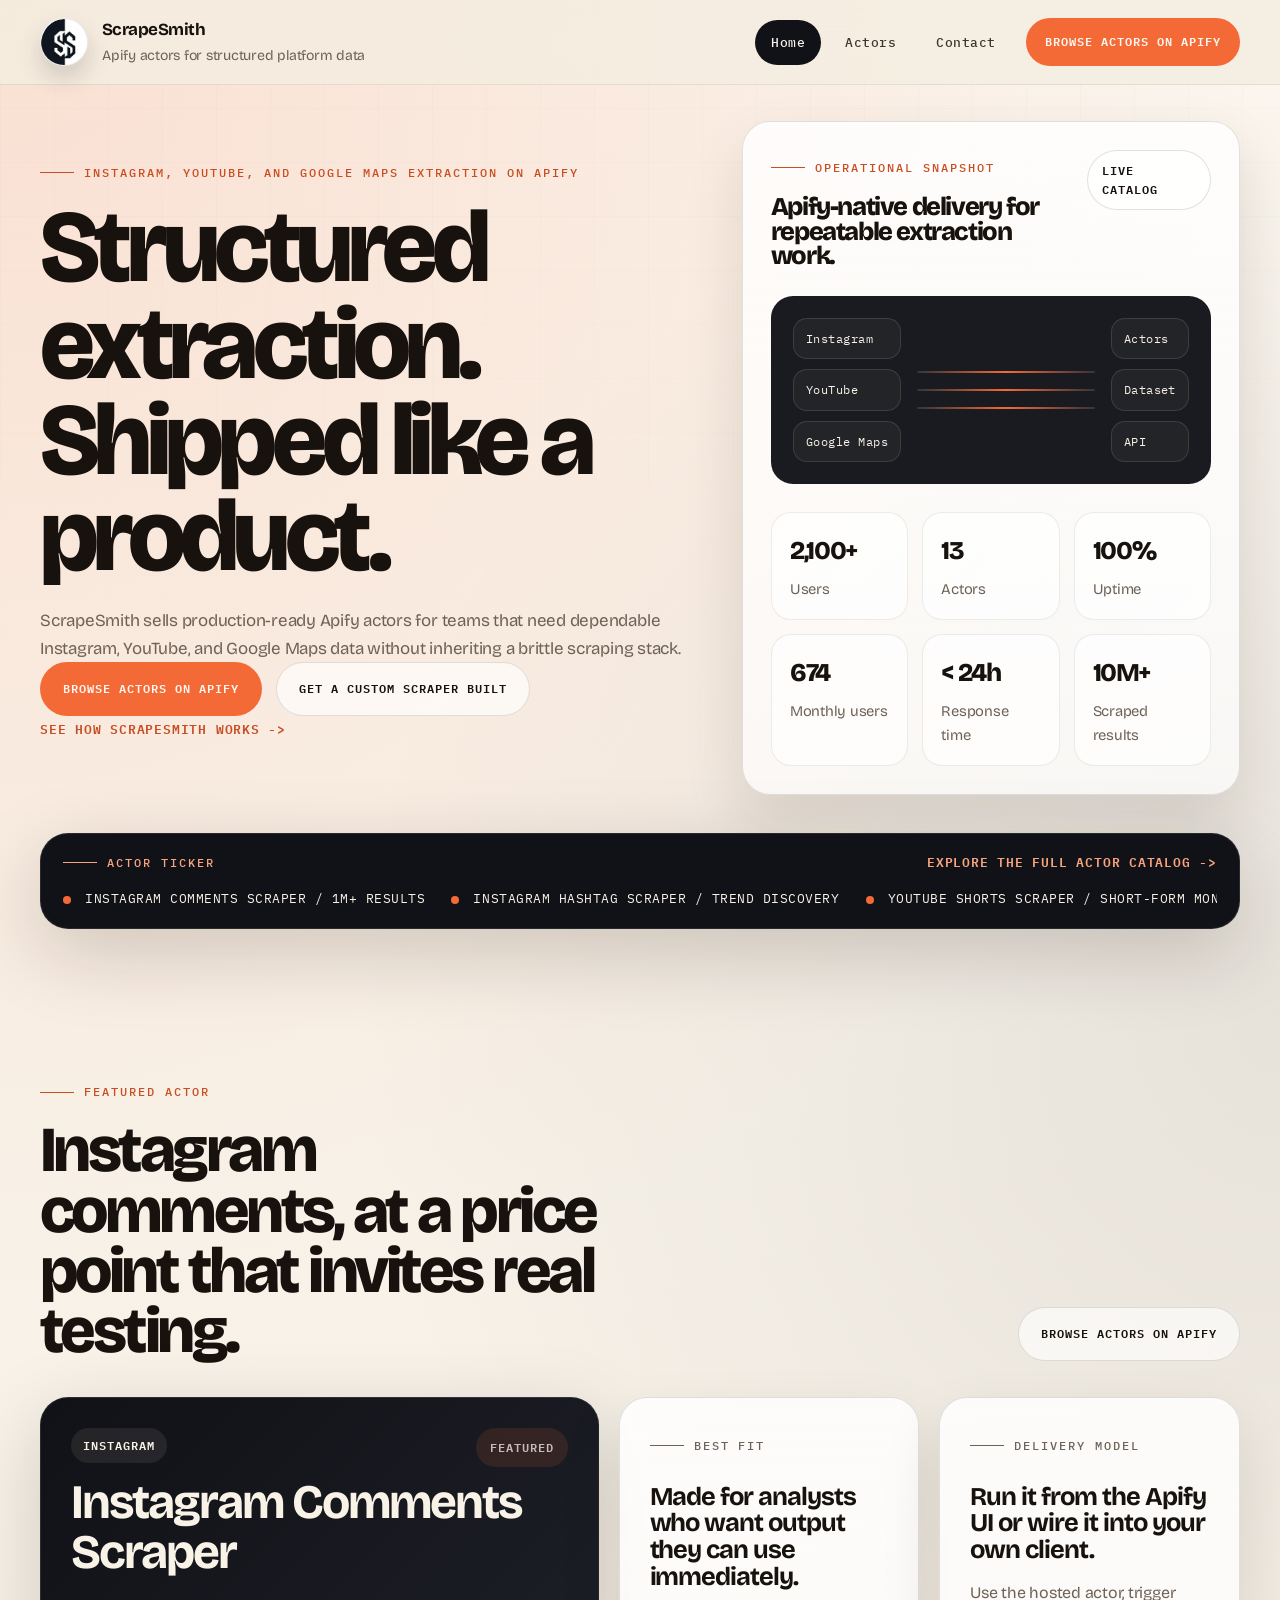
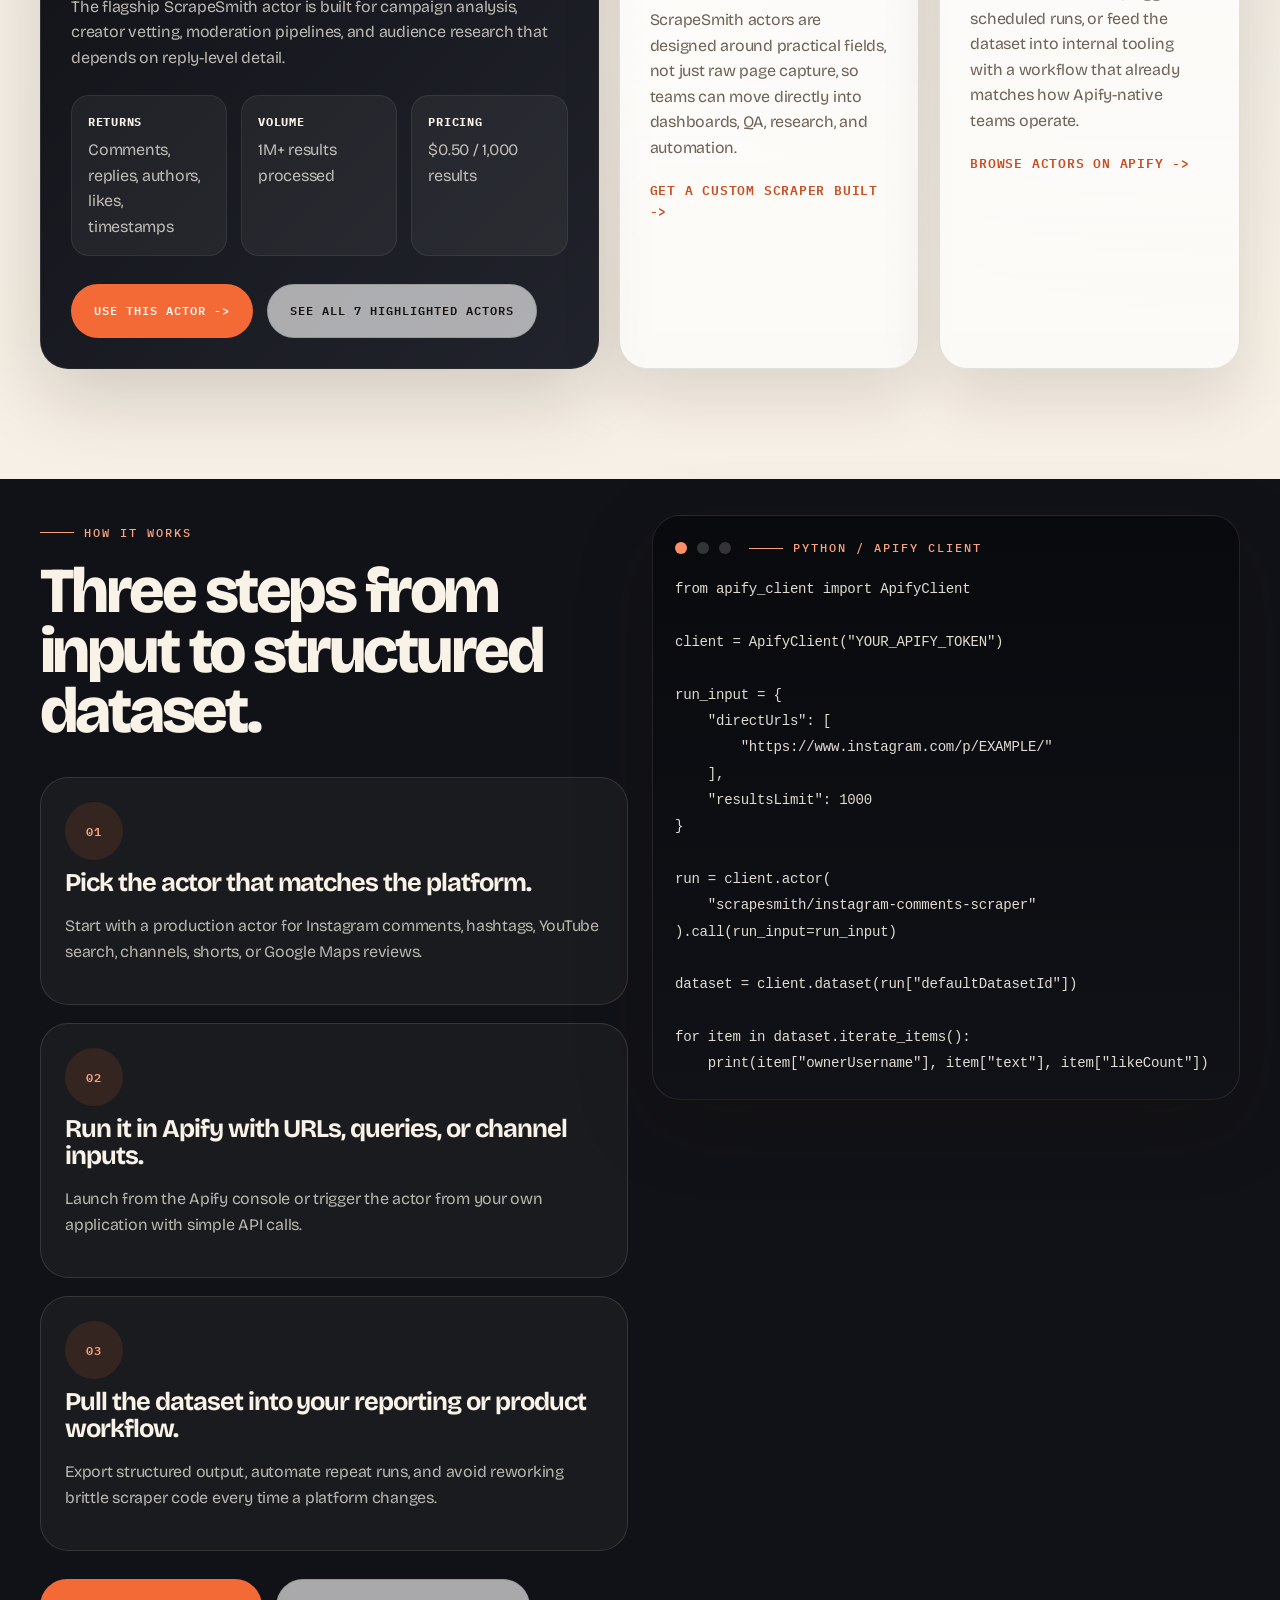
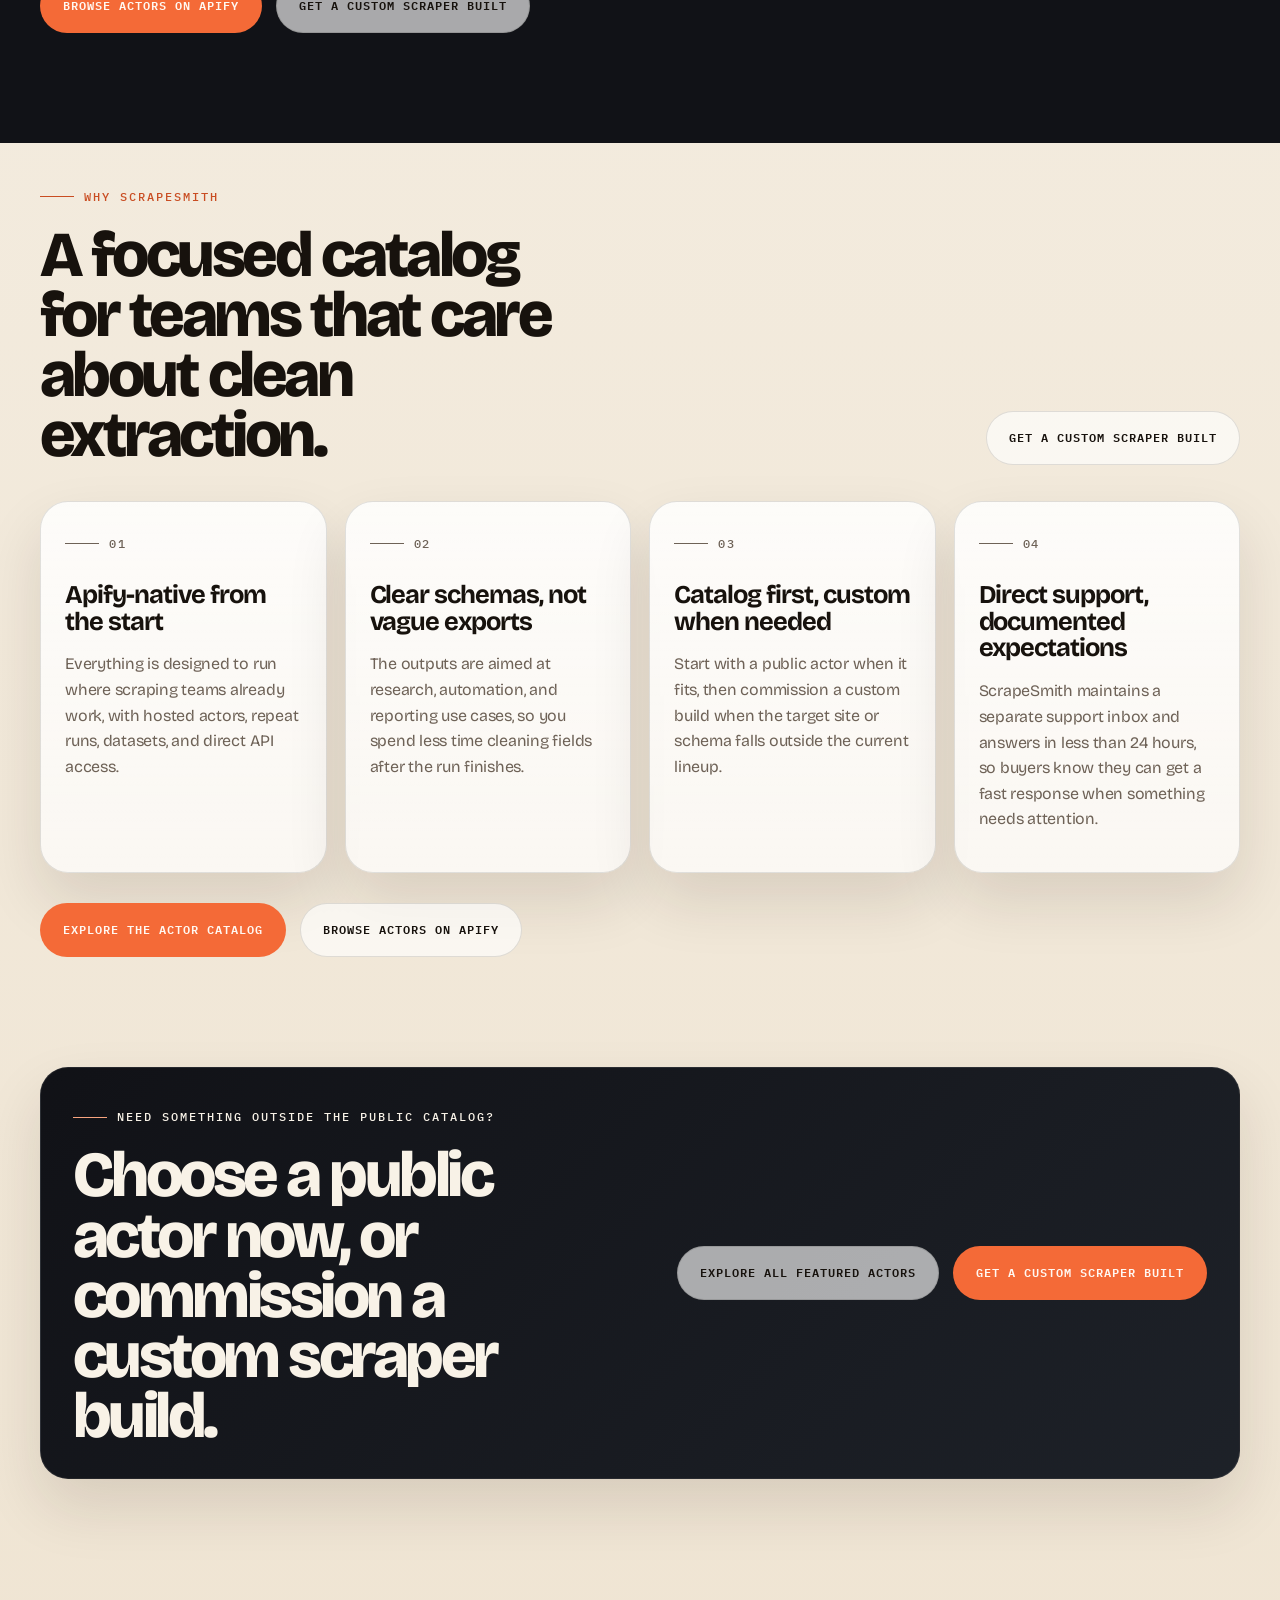
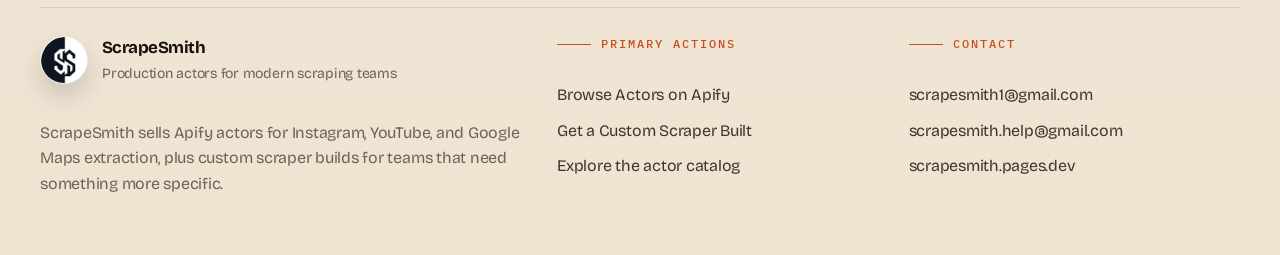
<file: index.html>
<!DOCTYPE html>
<html lang="en">
  <head>
    <meta charset="UTF-8" />
    <meta name="viewport" content="width=device-width, initial-scale=1.0" />
    <title>ScrapeSmith | Production Apify Actors for Social and Local Data</title>
    <meta
      name="description"
      content="ScrapeSmith builds production-ready Apify actors for Instagram, YouTube, and Google Maps data extraction, with custom scraper development when your workflow needs something more specific."
    />
    <link rel="canonical" href="https://scrapesmith.pages.dev/" />
    <meta property="og:title" content="ScrapeSmith | Production Apify Actors for Social and Local Data" />
    <meta
      property="og:description"
      content="Browse premium ScrapeSmith actors on Apify and get custom scraper builds for Instagram, YouTube, and Google Maps extraction."
    />
    <meta property="og:url" content="https://scrapesmith.pages.dev/" />
    <meta property="og:type" content="website" />
    <meta property="og:site_name" content="ScrapeSmith" />
    <meta name="theme-color" content="#f4ede1" />
    <link rel="icon" type="image/png" href="fav-circle.png" />
    <link rel="preconnect" href="https://fonts.googleapis.com" />
    <link rel="preconnect" href="https://fonts.gstatic.com" crossorigin />
    <link
      href="https://fonts.googleapis.com/css2?family=Bricolage+Grotesque:wght@400;500;700;800&family=IBM+Plex+Mono:wght@400;500;600&display=swap"
      rel="stylesheet"
    />
    <link rel="stylesheet" href="css/style.css" />
    <link rel="stylesheet" href="css/animations.css" />
    <script type="application/ld+json">
      {
        "@context": "https://schema.org",
        "@type": "Organization",
        "name": "ScrapeSmith",
        "url": "https://scrapesmith.pages.dev/",
        "description": "ScrapeSmith builds Apify actors for Instagram, YouTube, and Google Maps data extraction.",
        "email": "mailto:scrapesmith1@gmail.com",
        "sameAs": ["https://apify.com/scrapesmith"],
        "contactPoint": [
          {
            "@type": "ContactPoint",
            "contactType": "sales",
            "email": "scrapesmith1@gmail.com"
          },
          {
            "@type": "ContactPoint",
            "contactType": "customer support",
            "email": "scrapesmith.help@gmail.com"
          }
        ]
      }
    </script>
    <script src="js/main.js" defer></script>
    <script src="js/cursor.js" defer></script>
  </head>
  <body data-page="home">
    <header class="site-header">
      <div class="container nav-shell">
        <a class="brand" href="index.html" aria-label="ScrapeSmith home page">
          <span class="brand-mark" aria-hidden="true">
            <img class="brand-mark-image" src="fav.png" alt="" />
          </span>
          <span class="brand-copy">
            <strong>ScrapeSmith</strong>
            <span>Apify actors for structured platform data</span>
          </span>
        </a>

        <div class="header-actions">
          <nav class="site-nav" id="site-nav" data-nav aria-label="Primary navigation">
            <a href="index.html" data-page-link="home">Home</a>
            <a href="actors.html" data-page-link="actors">Actors</a>
            <a href="contact.html" data-page-link="contact">Contact</a>
            <a
              class="button button-primary nav-mobile-cta"
              href="https://apify.com/scrapesmith"
              target="_blank"
              rel="noreferrer"
            >
              Browse Actors on Apify
            </a>
          </nav>

          <a
            class="button button-primary header-cta"
            href="https://apify.com/scrapesmith"
            target="_blank"
            rel="noreferrer"
          >
            Browse Actors on Apify
          </a>

          <button
            class="nav-toggle"
            type="button"
            aria-label="Toggle navigation"
            aria-expanded="false"
            aria-controls="site-nav"
            data-nav-toggle
          >
            <span></span>
            <span></span>
            <span></span>
          </button>
        </div>
      </div>
    </header>

    <main>
      <section class="hero-section">
        <div class="container hero-grid">
          <div class="hero-copy">
            <p class="eyebrow">Instagram, YouTube, and Google Maps extraction on Apify</p>
            <h1 class="hero-title">
              <span class="load-line"><span style="--line-index: 0">Structured extraction.</span></span>
              <span class="load-line"><span style="--line-index: 1">Shipped like a product.</span></span>
            </h1>
            <p class="hero-text reveal" data-delay="180">
              ScrapeSmith sells production-ready Apify actors for teams that need dependable
              Instagram, YouTube, and Google Maps data without inheriting a brittle scraping stack.
            </p>
            <div class="button-row reveal" data-delay="260">
              <a
                class="button button-primary"
                href="https://apify.com/scrapesmith"
                target="_blank"
                rel="noreferrer"
              >
                Browse Actors on Apify
              </a>
              <a class="button button-secondary" href="contact.html">Get a Custom Scraper Built</a>
            </div>
            <a class="text-link reveal" data-delay="320" href="#how-it-works">See how ScrapeSmith works -></a>
          </div>

          <aside class="panel hero-panel reveal" data-delay="120" aria-label="ScrapeSmith performance metrics">
            <div class="panel-top">
              <div>
                <p class="mono-label">Operational snapshot</p>
                <h2 class="panel-title">Apify-native delivery for repeatable extraction work.</h2>
              </div>
              <span class="chip">Live catalog</span>
            </div>

            <div class="pipeline" aria-hidden="true">
              <div class="pipeline-column">
                <span>Instagram</span>
                <span>YouTube</span>
                <span>Google Maps</span>
              </div>
              <div class="pipeline-lines">
                <span></span>
                <span></span>
                <span></span>
              </div>
              <div class="pipeline-column pipeline-output">
                <span>Actors</span>
                <span>Dataset</span>
                <span>API</span>
              </div>
            </div>

            <div class="stats-grid">
              <article class="stat-card">
                <span class="stat-number" data-counter="2100" data-suffix="+">0</span>
                <span class="stat-label">Users</span>
              </article>
              <article class="stat-card">
                <span class="stat-number" data-counter="13">0</span>
                <span class="stat-label">Actors</span>
              </article>
              <article class="stat-card">
                <span class="stat-number" data-counter="100" data-suffix="%">0</span>
                <span class="stat-label">Uptime</span>
              </article>
              <article class="stat-card">
                <span class="stat-number" data-counter="674">0</span>
                <span class="stat-label">Monthly users</span>
              </article>
              <article class="stat-card">
                <span class="stat-number" data-counter="24" data-prefix="< " data-suffix="h">0</span>
                <span class="stat-label">Response time</span>
              </article>
              <article class="stat-card">
                <span class="stat-number" data-counter="10" data-suffix="M+">0</span>
                <span class="stat-label">Scraped results</span>
              </article>
            </div>
          </aside>
        </div>

        <div class="container reveal" data-delay="380">
          <div class="ticker-shell">
            <div class="ticker-head">
              <p class="mono-label">Actor ticker</p>
              <a class="text-link" href="actors.html">Explore the full actor catalog -></a>
            </div>
            <div class="ticker-window" aria-label="Scrolling actor highlights">
              <div class="ticker-track">
                <span>Instagram Comments Scraper / 1M+ results</span>
                <span>Instagram Hashtag Scraper / trend discovery</span>
                <span>YouTube Shorts Scraper / short-form monitoring</span>
                <span>Google Maps Reviews Scraper / review intelligence</span>
                <span>YouTube Search Scraper / ranking data</span>
                <span>YouTube Channel Scraper / creator intelligence</span>
                <span>YouTube Scraper / broad video metadata</span>
                <span>100% uptime / 10M+ scraped results</span>
              </div>
              <div class="ticker-track" aria-hidden="true">
                <span>Instagram Comments Scraper / 1M+ results</span>
                <span>Instagram Hashtag Scraper / trend discovery</span>
                <span>YouTube Shorts Scraper / short-form monitoring</span>
                <span>Google Maps Reviews Scraper / review intelligence</span>
                <span>YouTube Search Scraper / ranking data</span>
                <span>YouTube Channel Scraper / creator intelligence</span>
                <span>YouTube Scraper / broad video metadata</span>
                <span>100% uptime / 10M+ scraped results</span>
              </div>
            </div>
          </div>
        </div>
      </section>

      <section class="section" id="featured-actor">
        <div class="container">
          <div class="section-header reveal">
            <div>
              <p class="eyebrow">Featured actor</p>
              <h2 class="section-title">Instagram comments, at a price point that invites real testing.</h2>
            </div>
            <a
              class="button button-secondary"
              href="https://apify.com/scrapesmith/instagram-comments-scraper"
              target="_blank"
              rel="noreferrer"
            >
              Browse Actors on Apify
            </a>
          </div>

          <div class="feature-grid">
            <article class="feature-card feature-card-large reveal" data-delay="80">
              <div class="card-header">
                <span class="platform-label">Instagram</span>
                <span class="badge">Featured</span>
              </div>
              <h3>Instagram Comments Scraper</h3>
              <p>
                The flagship ScrapeSmith actor is built for campaign analysis, creator vetting,
                moderation pipelines, and audience research that depends on reply-level detail.
              </p>
              <div class="card-metrics">
                <div>
                  <strong>Returns</strong>
                  <span>Comments, replies, authors, likes, timestamps</span>
                </div>
                <div>
                  <strong>Volume</strong>
                  <span>1M+ results processed</span>
                </div>
                <div>
                  <strong>Pricing</strong>
                  <span>$0.50 / 1,000 results</span>
                </div>
              </div>
              <div class="button-row">
                <a
                  class="button button-primary"
                  href="https://apify.com/scrapesmith/instagram-comments-scraper"
                  target="_blank"
                  rel="noreferrer"
                >
                  Use this actor ->
                </a>
                <a class="button button-secondary" href="actors.html">See all 7 highlighted actors</a>
              </div>
            </article>

            <article class="feature-card reveal" data-delay="140">
              <p class="mono-label">Best fit</p>
              <h3>Made for analysts who want output they can use immediately.</h3>
              <p>
                ScrapeSmith actors are designed around practical fields, not just raw page capture,
                so teams can move directly into dashboards, QA, research, and automation.
              </p>
              <a class="text-link" href="contact.html">Get a Custom Scraper Built -></a>
            </article>

            <article class="feature-card reveal" data-delay="200">
              <p class="mono-label">Delivery model</p>
              <h3>Run it from the Apify UI or wire it into your own client.</h3>
              <p>
                Use the hosted actor, trigger scheduled runs, or feed the dataset into internal
                tooling with a workflow that already matches how Apify-native teams operate.
              </p>
              <a
                class="text-link"
                href="https://apify.com/scrapesmith"
                target="_blank"
                rel="noreferrer"
              >
                Browse Actors on Apify ->
              </a>
            </article>
          </div>
        </div>
      </section>

      <section class="section section-contrast" id="how-it-works">
        <div class="container workflow-grid">
          <div>
            <div class="section-header reveal">
              <div>
                <p class="eyebrow">How it works</p>
                <h2 class="section-title">Three steps from input to structured dataset.</h2>
              </div>
            </div>

            <div class="steps-grid">
              <article class="step-card reveal" data-delay="80">
                <span class="step-index">01</span>
                <h3>Pick the actor that matches the platform.</h3>
                <p>
                  Start with a production actor for Instagram comments, hashtags, YouTube search,
                  channels, shorts, or Google Maps reviews.
                </p>
              </article>

              <article class="step-card reveal" data-delay="140">
                <span class="step-index">02</span>
                <h3>Run it in Apify with URLs, queries, or channel inputs.</h3>
                <p>
                  Launch from the Apify console or trigger the actor from your own application with
                  simple API calls.
                </p>
              </article>

              <article class="step-card reveal" data-delay="200">
                <span class="step-index">03</span>
                <h3>Pull the dataset into your reporting or product workflow.</h3>
                <p>
                  Export structured output, automate repeat runs, and avoid reworking brittle
                  scraper code every time a platform changes.
                </p>
              </article>
            </div>

            <div class="button-row reveal" data-delay="260">
              <a
                class="button button-primary"
                href="https://apify.com/scrapesmith"
                target="_blank"
                rel="noreferrer"
              >
                Browse Actors on Apify
              </a>
              <a class="button button-secondary" href="contact.html">Get a Custom Scraper Built</a>
            </div>
          </div>

          <aside class="code-window reveal" data-delay="120" aria-label="Example Python Apify client code">
            <div class="code-header">
              <span class="code-dot"></span>
              <span class="code-dot"></span>
              <span class="code-dot"></span>
              <p class="mono-label">Python / Apify client</p>
            </div>
            <pre><code>from apify_client import ApifyClient

client = ApifyClient("YOUR_APIFY_TOKEN")

run_input = {
    "directUrls": [
        "https://www.instagram.com/p/EXAMPLE/"
    ],
    "resultsLimit": 1000
}

run = client.actor(
    "scrapesmith/instagram-comments-scraper"
).call(run_input=run_input)

dataset = client.dataset(run["defaultDatasetId"])

for item in dataset.iterate_items():
    print(item["ownerUsername"], item["text"], item["likeCount"])</code></pre>
          </aside>
        </div>
      </section>

      <section class="section">
        <div class="container">
          <div class="section-header reveal">
            <div>
              <p class="eyebrow">Why ScrapeSmith</p>
              <h2 class="section-title">A focused catalog for teams that care about clean extraction.</h2>
            </div>
            <a class="button button-secondary" href="contact.html">Get a Custom Scraper Built</a>
          </div>

          <div class="value-grid">
            <article class="value-card reveal" data-delay="60">
              <p class="mono-label">01</p>
              <h3>Apify-native from the start</h3>
              <p>
                Everything is designed to run where scraping teams already work, with hosted actors,
                repeat runs, datasets, and direct API access.
              </p>
            </article>

            <article class="value-card reveal" data-delay="120">
              <p class="mono-label">02</p>
              <h3>Clear schemas, not vague exports</h3>
              <p>
                The outputs are aimed at research, automation, and reporting use cases, so you spend
                less time cleaning fields after the run finishes.
              </p>
            </article>

            <article class="value-card reveal" data-delay="180">
              <p class="mono-label">03</p>
              <h3>Catalog first, custom when needed</h3>
              <p>
                Start with a public actor when it fits, then commission a custom build when the
                target site or schema falls outside the current lineup.
              </p>
            </article>

            <article class="value-card reveal" data-delay="240">
              <p class="mono-label">04</p>
              <h3>Direct support, documented expectations</h3>
              <p>
                ScrapeSmith maintains a separate support inbox and answers in less than 24 hours, so
                buyers know they can get a fast response when something needs attention.
              </p>
            </article>
          </div>

          <div class="section-cta reveal" data-delay="280">
            <a class="button button-primary" href="actors.html">Explore the actor catalog</a>
            <a
              class="button button-secondary"
              href="https://apify.com/scrapesmith"
              target="_blank"
              rel="noreferrer"
            >
              Browse Actors on Apify
            </a>
          </div>
        </div>
      </section>

      <section class="section cta-band-section">
        <div class="container">
          <div class="cta-band reveal">
            <div>
              <p class="eyebrow">Need something outside the public catalog?</p>
              <h2 class="section-title">Choose a public actor now, or commission a custom scraper build.</h2>
            </div>
            <div class="button-row">
              <a class="button button-secondary" href="actors.html">Explore all featured actors</a>
              <a class="button button-primary" href="contact.html">Get a Custom Scraper Built</a>
            </div>
          </div>
        </div>
      </section>
    </main>

    <footer class="site-footer">
      <div class="container footer-grid">
        <div>
          <a class="brand footer-brand" href="index.html" aria-label="ScrapeSmith home page">
            <span class="brand-mark" aria-hidden="true">
              <img class="brand-mark-image" src="fav.png" alt="" />
            </span>
            <span class="brand-copy">
              <strong>ScrapeSmith</strong>
              <span>Production actors for modern scraping teams</span>
            </span>
          </a>
          <p class="footer-copy">
            ScrapeSmith sells Apify actors for Instagram, YouTube, and Google Maps extraction, plus
            custom scraper builds for teams that need something more specific.
          </p>
        </div>

        <div class="footer-links">
          <p class="mono-label">Primary actions</p>
          <a
            href="https://apify.com/scrapesmith"
            target="_blank"
            rel="noreferrer"
          >
            Browse Actors on Apify
          </a>
          <a href="contact.html">Get a Custom Scraper Built</a>
          <a href="actors.html">Explore the actor catalog</a>
        </div>

        <div class="footer-links">
          <p class="mono-label">Contact</p>
          <a href="mailto:scrapesmith1@gmail.com">scrapesmith1@gmail.com</a>
          <a href="mailto:scrapesmith.help@gmail.com">scrapesmith.help@gmail.com</a>
          <a href="https://scrapesmith.pages.dev/" target="_blank" rel="noreferrer">scrapesmith.pages.dev</a>
        </div>
      </div>
    </footer>
  </body>
</html>
</file>
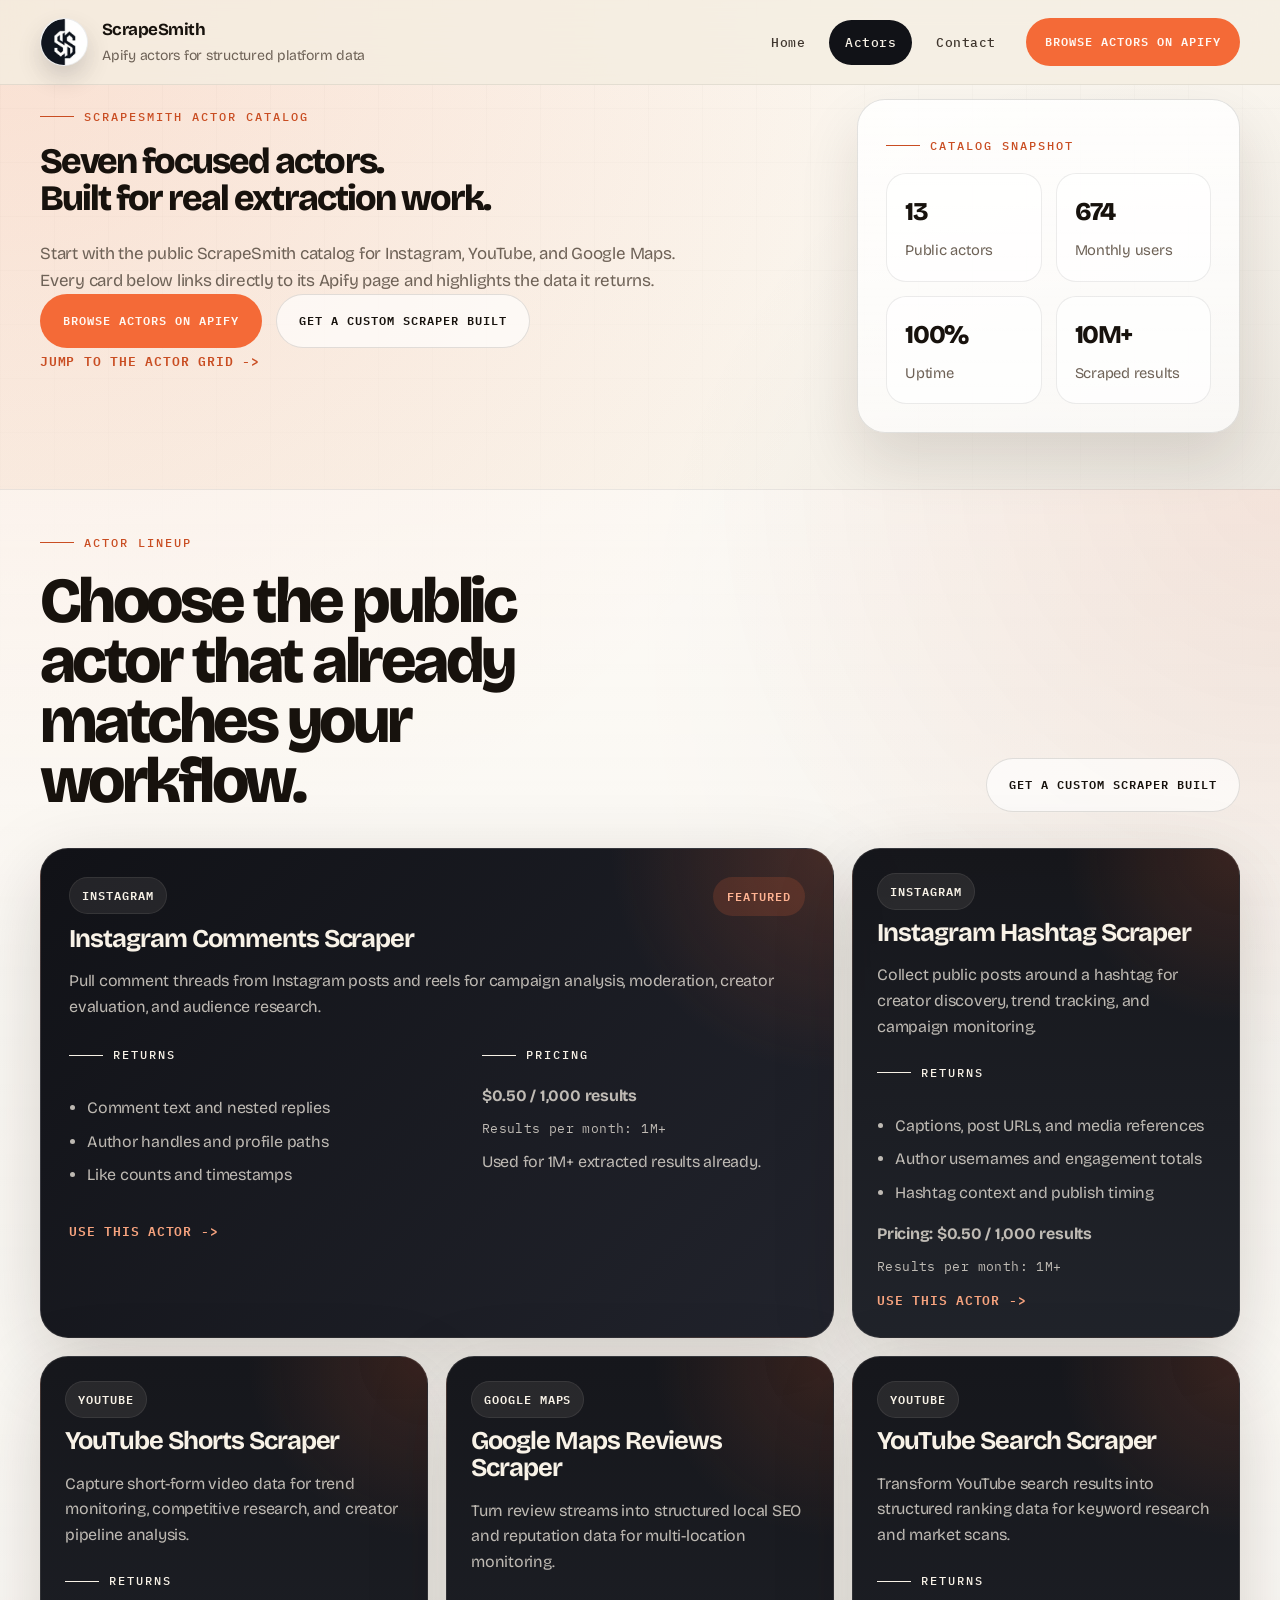
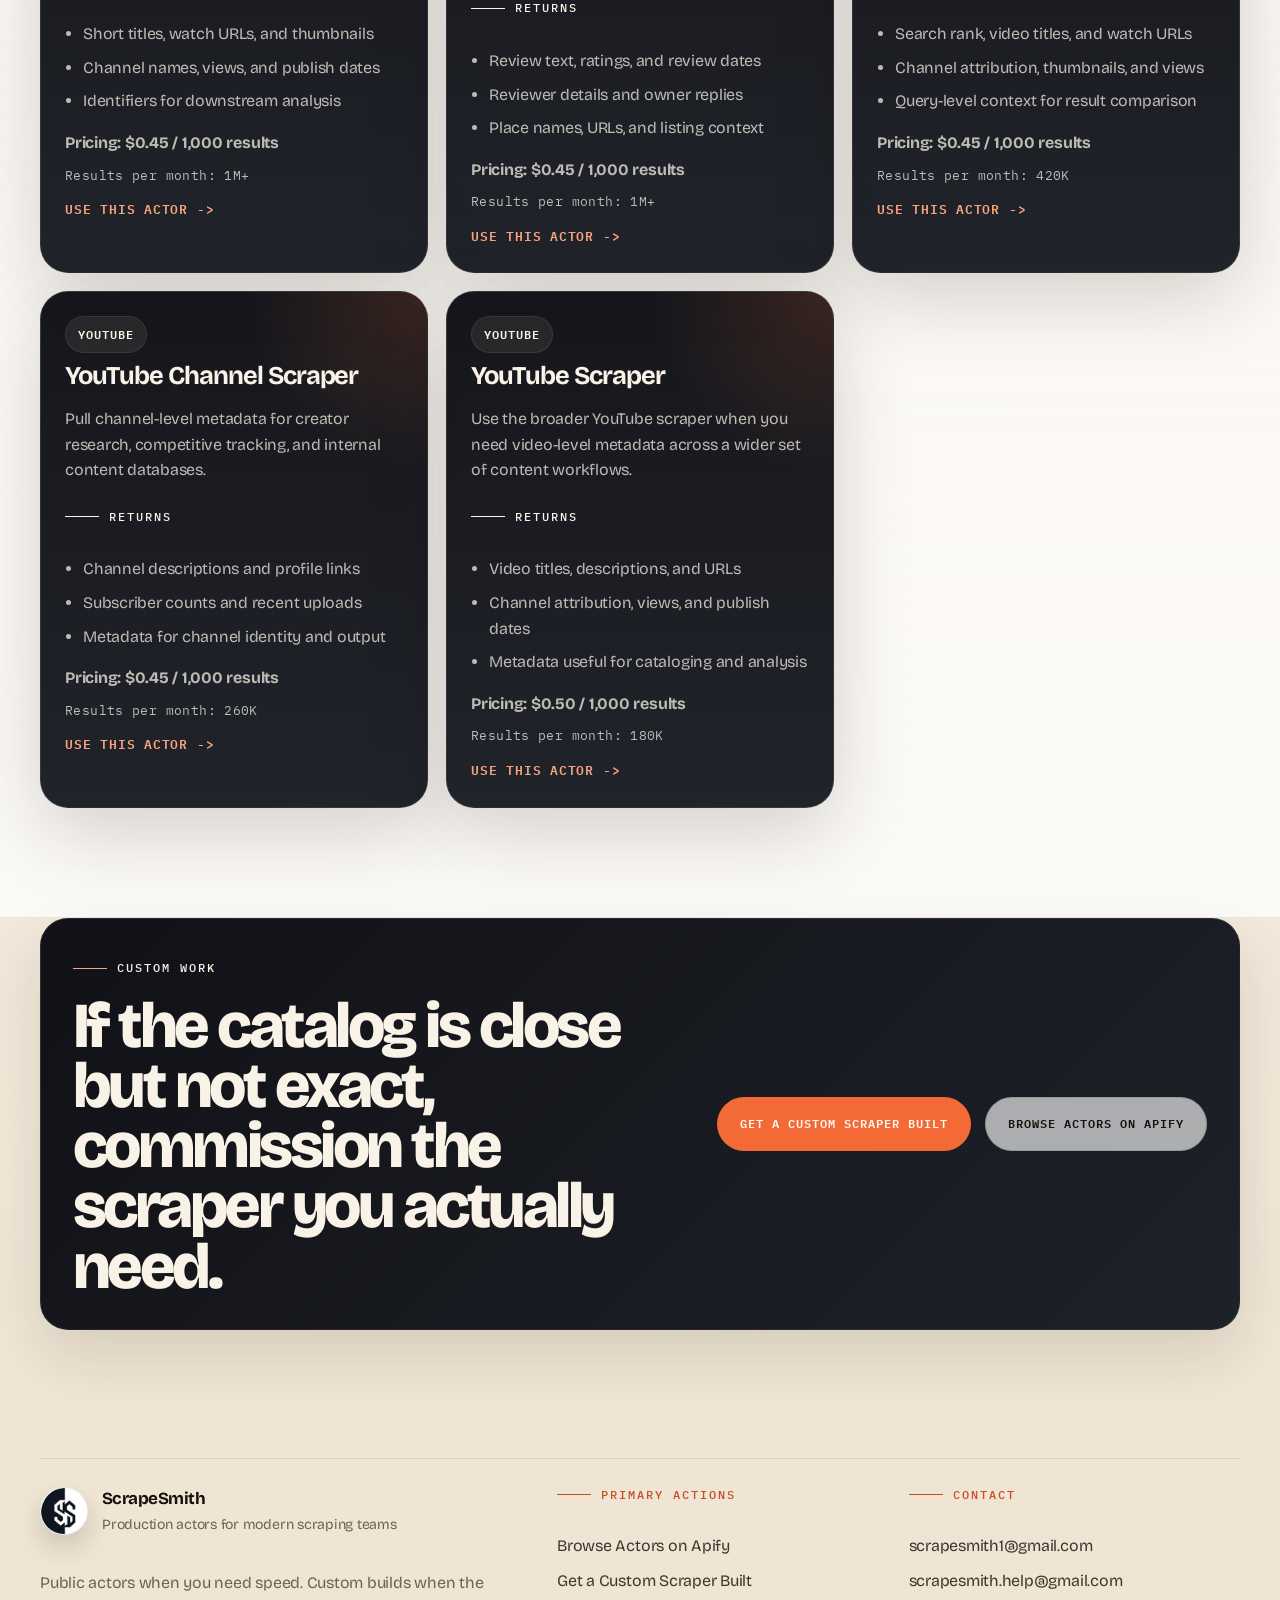
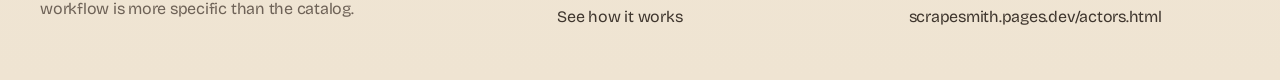
<file: actors.html>
<!DOCTYPE html>
<html lang="en">
  <head>
    <meta charset="UTF-8" />
    <meta name="viewport" content="width=device-width, initial-scale=1.0" />
    <title>ScrapeSmith Actors | Instagram, YouTube, and Google Maps Extraction</title>
    <meta 
      name="description"
      content="Browse seven highlighted ScrapeSmith actors for Instagram, YouTube, and Google Maps extraction, including the featured Instagram Comments Scraper."
    />
    <link rel="canonical" href="https://scrapesmith.pages.dev/actors.html" />
    <meta property="og:title" content="ScrapeSmith Actors | Instagram, YouTube, and Google Maps Extraction" />
    <meta
      property="og:description"
      content="Explore ScrapeSmith actors on Apify for comment, hashtag, video, channel, search, and review extraction workflows."
    />
    <meta property="og:url" content="https://scrapesmith.pages.dev/actors.html" />
    <meta property="og:type" content="website" />
    <meta property="og:site_name" content="ScrapeSmith" />
    <meta name="theme-color" content="#f4ede1" />
    <link rel="icon" type="image/png" href="fav-circle.png" />
    <link rel="preconnect" href="https://fonts.googleapis.com" />
    <link rel="preconnect" href="https://fonts.gstatic.com" crossorigin />
    <link
      href="https://fonts.googleapis.com/css2?family=Bricolage+Grotesque:wght@400;500;700;800&family=IBM+Plex+Mono:wght@400;500;600&display=swap"
      rel="stylesheet"
    />
    <link rel="stylesheet" href="css/style.css" />
    <link rel="stylesheet" href="css/animations.css" />
    <script src="js/main.js" defer></script>
    <script src="js/cursor.js" defer></script>
  </head>
  <body data-page="actors">
    <header class="site-header">
      <div class="container nav-shell">
        <a class="brand" href="index.html" aria-label="ScrapeSmith home page">
          <span class="brand-mark" aria-hidden="true">
            <img class="brand-mark-image" src="fav.png" alt="" />
          </span>
          <span class="brand-copy">
            <strong>ScrapeSmith</strong>
            <span>Apify actors for structured platform data</span>
          </span>
        </a>

        <div class="header-actions">
          <nav class="site-nav" id="site-nav" data-nav aria-label="Primary navigation">
            <a href="index.html" data-page-link="home">Home</a>
            <a href="actors.html" data-page-link="actors">Actors</a>
            <a href="contact.html" data-page-link="contact">Contact</a>
            <a
              class="button button-primary nav-mobile-cta"
              href="https://apify.com/scrapesmith"
              target="_blank"
              rel="noreferrer"
            >
              Browse Actors on Apify
            </a>
          </nav>

          <a
            class="button button-primary header-cta"
            href="https://apify.com/scrapesmith"
            target="_blank"
            rel="noreferrer"
          >
            Browse Actors on Apify
          </a>

          <button
            class="nav-toggle"
            type="button"
            aria-label="Toggle navigation"
            aria-expanded="false"
            aria-controls="site-nav"
            data-nav-toggle
          >
            <span></span>
            <span></span>
            <span></span>
          </button>
        </div>
      </div>
    </header>

    <main>
      <section class="page-hero">
        <div class="container page-hero-grid">
          <div>
            <p class="eyebrow">ScrapeSmith actor catalog</p>
            <h1 class="hero-title page-title">
              <span class="load-line"><span style="--line-index: 0">Seven focused actors.</span></span>
              <span class="load-line"><span style="--line-index: 1">Built for real extraction work.</span></span>
            </h1>
            <p class="hero-text reveal" data-delay="180">
              Start with the public ScrapeSmith catalog for Instagram, YouTube, and Google Maps.
              Every card below links directly to its Apify page and highlights the data it returns.
            </p>
            <div class="button-row reveal" data-delay="260">
              <a
                class="button button-primary"
                href="https://apify.com/scrapesmith"
                target="_blank"
                rel="noreferrer"
              >
                Browse Actors on Apify
              </a>
              <a class="button button-secondary" href="contact.html">Get a Custom Scraper Built</a>
            </div>
            <a class="text-link reveal" data-delay="320" href="#actor-grid">Jump to the actor grid -></a>
          </div>

          <aside class="panel page-panel reveal" data-delay="120" aria-label="Catalog statistics">
            <p class="mono-label">Catalog snapshot</p>
            <div class="stats-grid compact">
              <article class="stat-card">
                <span class="stat-number" data-counter="13">0</span>
                <span class="stat-label">Public actors</span>
              </article>
              <article class="stat-card">
                <span class="stat-number" data-counter="674">0</span>
                <span class="stat-label">Monthly users</span>
              </article>
              <article class="stat-card">
                <span class="stat-number" data-counter="100" data-suffix="%">0</span>
                <span class="stat-label">Uptime</span>
              </article>
              <article class="stat-card">
                <span class="stat-number" data-counter="10" data-suffix="M+">0</span>
                <span class="stat-label">Scraped results</span>
              </article>
            </div>
          </aside>
        </div>
      </section>

      <section class="section section-banded" id="actor-grid">
        <div class="container">
          <div class="section-header reveal">
            <div>
              <p class="eyebrow">Actor lineup</p>
              <h2 class="section-title">Choose the public actor that already matches your workflow.</h2>
            </div>
            <a class="button button-secondary" href="contact.html">Get a Custom Scraper Built</a>
          </div>

          <div class="actors-grid">
          <article class="actor-card actor-card-featured reveal" data-delay="40">
            <div class="card-header">
              <span class="platform-label">Instagram</span>
              <span class="badge">Featured</span>
            </div>
            <h3>Instagram Comments Scraper</h3>
            <p>
              Pull comment threads from Instagram posts and reels for campaign analysis, moderation,
              creator evaluation, and audience research.
            </p>
            <div class="actor-columns">
              <div>
                <p class="mono-label">Returns</p>
                <ul>
                  <li>Comment text and nested replies</li>
                  <li>Author handles and profile paths</li>
                  <li>Like counts and timestamps</li>
                </ul>
              </div>
              <div>
                <p class="mono-label">Pricing</p>
                <p class="pricing">$0.50 / 1,000 results</p>
                <p class="actor-volume">Results per month: 1M+</p>
                <p class="actor-note">Used for 1M+ extracted results already.</p>
              </div>
            </div>
            <a
              class="actor-link"
              href="https://apify.com/scrapesmith/instagram-comments-scraper"
              target="_blank"
              rel="noreferrer"
            >
              Use this actor ->
            </a>
          </article>

          <article class="actor-card reveal" data-delay="80">
            <div class="card-header">
              <span class="platform-label">Instagram</span>
            </div>
            <h3>Instagram Hashtag Scraper</h3>
            <p>
              Collect public posts around a hashtag for creator discovery, trend tracking, and
              campaign monitoring.
            </p>
            <p class="mono-label">Returns</p>
            <ul>
              <li>Captions, post URLs, and media references</li>
              <li>Author usernames and engagement totals</li>
              <li>Hashtag context and publish timing</li>
            </ul>
            <p class="pricing">Pricing: $0.50 / 1,000 results</p>
            <p class="actor-volume">Results per month: 1M+</p>
            <a
              class="actor-link"
              href="https://apify.com/scrapesmith/instagram-hashtag-scraper"
              target="_blank"
              rel="noreferrer"
            >
              Use this actor ->
            </a>
          </article>

          <article class="actor-card reveal" data-delay="120">
            <div class="card-header">
              <span class="platform-label">YouTube</span>
            </div>
            <h3>YouTube Shorts Scraper</h3>
            <p>
              Capture short-form video data for trend monitoring, competitive research, and creator
              pipeline analysis.
            </p>
            <p class="mono-label">Returns</p>
            <ul>
              <li>Short titles, watch URLs, and thumbnails</li>
              <li>Channel names, views, and publish dates</li>
              <li>Identifiers for downstream analysis</li>
            </ul>
            <p class="pricing">Pricing: $0.45 / 1,000 results</p>
            <p class="actor-volume">Results per month: 1M+</p>
            <a
              class="actor-link"
              href="https://apify.com/scrapesmith/youtube-shorts-scraper"
              target="_blank"
              rel="noreferrer"
            >
              Use this actor ->
            </a>
          </article>

          <article class="actor-card reveal" data-delay="160">
            <div class="card-header">
              <span class="platform-label">Google Maps</span>
            </div>
            <h3>Google Maps Reviews Scraper</h3>
            <p>
              Turn review streams into structured local SEO and reputation data for multi-location
              monitoring.
            </p>
            <p class="mono-label">Returns</p>
            <ul>
              <li>Review text, ratings, and review dates</li>
              <li>Reviewer details and owner replies</li>
              <li>Place names, URLs, and listing context</li>
            </ul>
            <p class="pricing">Pricing: $0.45 / 1,000 results</p>
            <p class="actor-volume">Results per month: 1M+</p>
            <a
              class="actor-link"
              href="https://apify.com/scrapesmith/Google-Maps-Reviews-Scraper"
              target="_blank"
              rel="noreferrer"
            >
              Use this actor ->
            </a>
          </article>

          <article class="actor-card reveal" data-delay="200">
            <div class="card-header">
              <span class="platform-label">YouTube</span>
            </div>
            <h3>YouTube Search Scraper</h3>
            <p>
              Transform YouTube search results into structured ranking data for keyword research and
              market scans.
            </p>
            <p class="mono-label">Returns</p>
            <ul>
              <li>Search rank, video titles, and watch URLs</li>
              <li>Channel attribution, thumbnails, and views</li>
              <li>Query-level context for result comparison</li>
            </ul>
            <p class="pricing">Pricing: $0.45 / 1,000 results</p>
            <p class="actor-volume">Results per month: 420K</p>
            <a
              class="actor-link"
              href="https://apify.com/scrapesmith/youtube-free-search-scraper"
              target="_blank"
              rel="noreferrer"
            >
              Use this actor ->
            </a>
          </article>

          <article class="actor-card reveal" data-delay="240">
            <div class="card-header">
              <span class="platform-label">YouTube</span>
            </div>
            <h3>YouTube Channel Scraper</h3>
            <p>
              Pull channel-level metadata for creator research, competitive tracking, and internal
              content databases.
            </p>
            <p class="mono-label">Returns</p>
            <ul>
              <li>Channel descriptions and profile links</li>
              <li>Subscriber counts and recent uploads</li>
              <li>Metadata for channel identity and output</li>
            </ul>
            <p class="pricing">Pricing: $0.45 / 1,000 results</p>
            <p class="actor-volume">Results per month: 260K</p>
            <a
              class="actor-link"
              href="https://apify.com/scrapesmith/youtube-channel-scraper"
              target="_blank"
              rel="noreferrer"
            >
              Use this actor ->
            </a>
          </article>

          <article class="actor-card reveal" data-delay="280">
            <div class="card-header">
              <span class="platform-label">YouTube</span>
            </div>
            <h3>YouTube Scraper</h3>
            <p>
              Use the broader YouTube scraper when you need video-level metadata across a wider set
              of content workflows.
            </p>
            <p class="mono-label">Returns</p>
            <ul>
              <li>Video titles, descriptions, and URLs</li>
              <li>Channel attribution, views, and publish dates</li>
              <li>Metadata useful for cataloging and analysis</li>
            </ul>
            <p class="pricing">Pricing: $0.50 / 1,000 results</p>
            <p class="actor-volume">Results per month: 180K</p>
            <a
              class="actor-link"
              href="https://apify.com/scrapesmith/youtube-scraper"
              target="_blank"
              rel="noreferrer"
            >
              Use this actor ->
            </a>
          </article>
        </div>
        </div>
      </section>

      <section class="section cta-band-section">
        <div class="container">
          <div class="cta-band reveal">
            <div>
              <p class="eyebrow">Custom work</p>
              <h2 class="section-title">If the catalog is close but not exact, commission the scraper you actually need.</h2>
            </div>
            <div class="button-row">
              <a class="button button-primary" href="contact.html">Get a Custom Scraper Built</a>
              <a
                class="button button-secondary"
                href="https://apify.com/scrapesmith"
                target="_blank"
                rel="noreferrer"
              >
                Browse Actors on Apify
              </a>
            </div>
          </div>
        </div>
      </section>
    </main>

    <footer class="site-footer">
      <div class="container footer-grid">
        <div>
          <a class="brand footer-brand" href="index.html" aria-label="ScrapeSmith home page">
            <span class="brand-mark" aria-hidden="true">
              <img class="brand-mark-image" src="fav.png" alt="" />
            </span>
            <span class="brand-copy">
              <strong>ScrapeSmith</strong>
              <span>Production actors for modern scraping teams</span>
            </span>
          </a>
          <p class="footer-copy">
            Public actors when you need speed. Custom builds when the workflow is more specific than
            the catalog.
          </p>
        </div>

        <div class="footer-links">
          <p class="mono-label">Primary actions</p>
          <a
            href="https://apify.com/scrapesmith"
            target="_blank"
            rel="noreferrer"
          >
            Browse Actors on Apify
          </a>
          <a href="contact.html">Get a Custom Scraper Built</a>
          <a href="index.html#how-it-works">See how it works</a>
        </div>

        <div class="footer-links">
          <p class="mono-label">Contact</p>
          <a href="mailto:scrapesmith1@gmail.com">scrapesmith1@gmail.com</a>
          <a href="mailto:scrapesmith.help@gmail.com">scrapesmith.help@gmail.com</a>
          <a href="https://scrapesmith.pages.dev/actors.html" target="_blank" rel="noreferrer">scrapesmith.pages.dev/actors.html</a>
        </div>
      </div>
    </footer>
  </body>
</html>
</file>
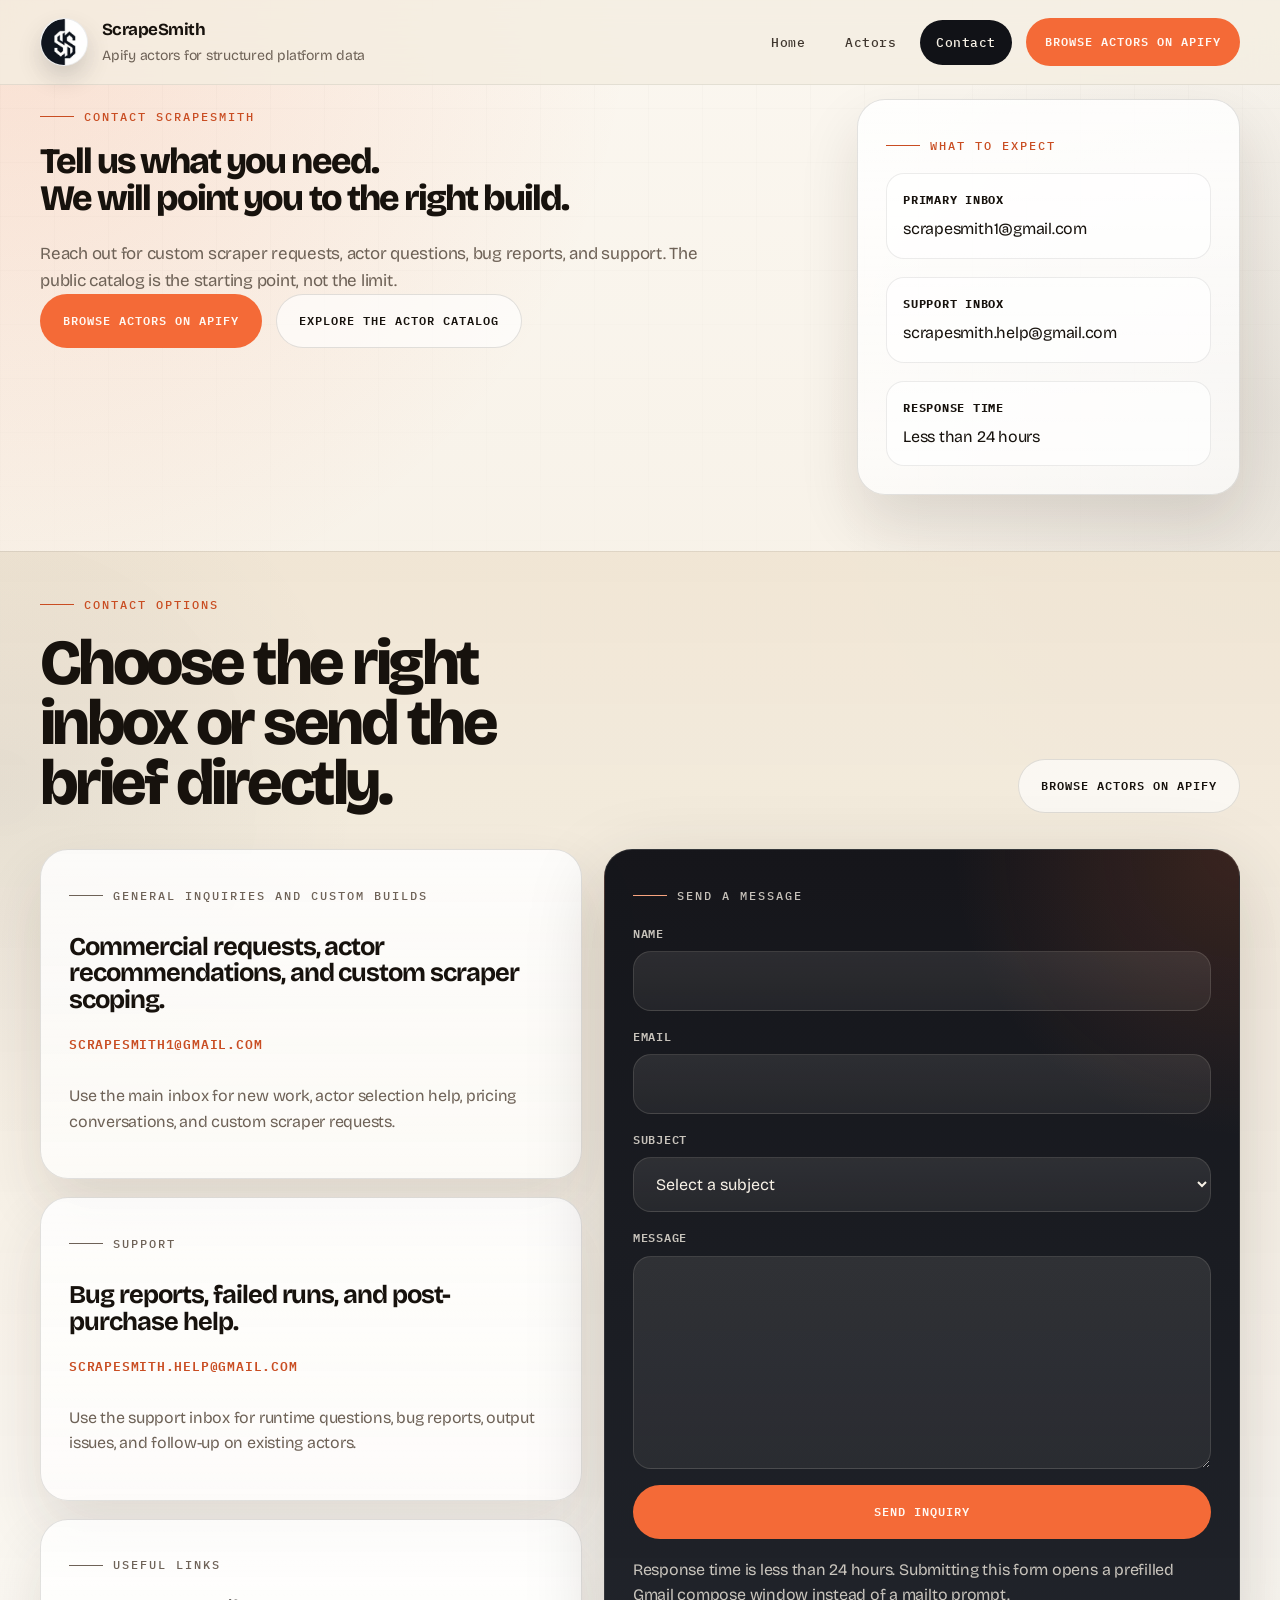
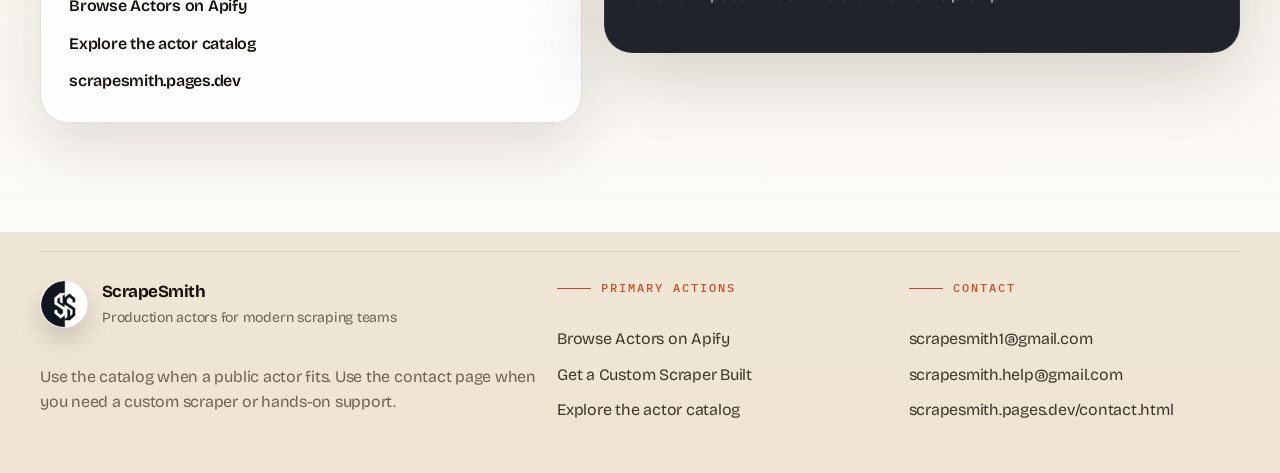
<file: contact.html>
<!DOCTYPE html>
<html lang="en">
  <head>
    <meta charset="UTF-8" />
    <meta name="viewport" content="width=device-width, initial-scale=1.0" />
    <title>Contact ScrapeSmith | Custom Scrapers, Support, and General Inquiries</title>
    <meta
      name="description"
      content="Contact ScrapeSmith for custom scraper requests, actor questions, bug reports, and support across Instagram, YouTube, and Google Maps extraction workflows."
    />
    <link rel="canonical" href="https://scrapesmith.pages.dev/contact.html" />
    <meta
      property="og:title"
      content="Contact ScrapeSmith | Custom Scrapers, Support, and General Inquiries"
    />
    <meta
      property="og:description"
      content="Reach ScrapeSmith for custom scraper builds, support issues, and Apify actor questions."
    />
    <meta property="og:url" content="https://scrapesmith.pages.dev/contact.html" />
    <meta property="og:type" content="website" />
    <meta property="og:site_name" content="ScrapeSmith" />
    <meta name="theme-color" content="#f4ede1" />
    <link rel="icon" type="image/png" href="fav-circle.png" />
    <link rel="preconnect" href="https://fonts.googleapis.com" />
    <link rel="preconnect" href="https://fonts.gstatic.com" crossorigin />
    <link
      href="https://fonts.googleapis.com/css2?family=Bricolage+Grotesque:wght@400;500;700;800&family=IBM+Plex+Mono:wght@400;500;600&display=swap"
      rel="stylesheet"
    />
    <link rel="stylesheet" href="css/style.css" />
    <link rel="stylesheet" href="css/animations.css" />
    <script src="js/main.js" defer></script>
    <script src="js/cursor.js" defer></script>
  </head>
  <body data-page="contact">
    <header class="site-header">
      <div class="container nav-shell">
        <a class="brand" href="index.html" aria-label="ScrapeSmith home page">
          <span class="brand-mark" aria-hidden="true">
            <img class="brand-mark-image" src="fav.png" alt="" />
          </span>
          <span class="brand-copy">
            <strong>ScrapeSmith</strong>
            <span>Apify actors for structured platform data</span>
          </span>
        </a>

        <div class="header-actions">
          <nav class="site-nav" id="site-nav" data-nav aria-label="Primary navigation">
            <a href="index.html" data-page-link="home">Home</a>
            <a href="actors.html" data-page-link="actors">Actors</a>
            <a href="contact.html" data-page-link="contact">Contact</a>
            <a
              class="button button-primary nav-mobile-cta"
              href="https://apify.com/scrapesmith"
              target="_blank"
              rel="noreferrer"
            >
              Browse Actors on Apify
            </a>
          </nav>

          <a
            class="button button-primary header-cta"
            href="https://apify.com/scrapesmith"
            target="_blank"
            rel="noreferrer"
          >
            Browse Actors on Apify
          </a>

          <button
            class="nav-toggle"
            type="button"
            aria-label="Toggle navigation"
            aria-expanded="false"
            aria-controls="site-nav"
            data-nav-toggle
          >
            <span></span>
            <span></span>
            <span></span>
          </button>
        </div>
      </div>
    </header>

    <main>
      <section class="page-hero">
        <div class="container page-hero-grid">
          <div>
            <p class="eyebrow">Contact ScrapeSmith</p>
            <h1 class="hero-title page-title">
              <span class="load-line"><span style="--line-index: 0">Tell us what you need.</span></span>
              <span class="load-line"><span style="--line-index: 1">We will point you to the right build.</span></span>
            </h1>
            <p class="hero-text reveal" data-delay="180">
              Reach out for custom scraper requests, actor questions, bug reports, and support. The
              public catalog is the starting point, not the limit.
            </p>
            <div class="button-row reveal" data-delay="260">
              <a
                class="button button-primary"
                href="https://apify.com/scrapesmith"
                target="_blank"
                rel="noreferrer"
              >
                Browse Actors on Apify
              </a>
              <a class="button button-secondary" href="actors.html">Explore the actor catalog</a>
            </div>
          </div>

          <aside class="panel page-panel reveal" data-delay="120" aria-label="Contact expectations">
            <p class="mono-label">What to expect</p>
            <div class="expectation-list">
              <div>
                <strong>Primary inbox</strong>
                <span>scrapesmith1@gmail.com</span>
              </div>
              <div>
                <strong>Support inbox</strong>
                <span>scrapesmith.help@gmail.com</span>
              </div>
              <div>
                <strong>Response time</strong>
                <span>Less than 24 hours</span>
              </div>
            </div>
          </aside>
        </div>
      </section>

      <section class="section section-banded section-banded-alt">
        <div class="container">
          <div class="section-header reveal">
            <div>
              <p class="eyebrow">Contact options</p>
              <h2 class="section-title">Choose the right inbox or send the brief directly.</h2>
            </div>
            <a
              class="button button-secondary"
              href="https://apify.com/scrapesmith"
              target="_blank"
              rel="noreferrer"
            >
              Browse Actors on Apify
            </a>
          </div>
        </div>

        <div class="container contact-layout">
          <div class="contact-stack">
            <article class="contact-card reveal" data-delay="60">
              <p class="mono-label">General inquiries and custom builds</p>
              <h3>Commercial requests, actor recommendations, and custom scraper scoping.</h3>
              <a class="contact-link" href="mailto:scrapesmith1@gmail.com">scrapesmith1@gmail.com</a>
              <p>
                Use the main inbox for new work, actor selection help, pricing conversations, and
                custom scraper requests.
              </p>
            </article>

            <article class="contact-card reveal" data-delay="120">
              <p class="mono-label">Support</p>
              <h3>Bug reports, failed runs, and post-purchase help.</h3>
              <a class="contact-link" href="mailto:scrapesmith.help@gmail.com">scrapesmith.help@gmail.com</a>
              <p>
                Use the support inbox for runtime questions, bug reports, output issues, and
                follow-up on existing actors.
              </p>
            </article>

            <article class="contact-card reveal" data-delay="180">
              <p class="mono-label">Useful links</p>
              <div class="resource-links">
                <a
                  href="https://apify.com/scrapesmith"
                  target="_blank"
                  rel="noreferrer"
                >
                  Browse Actors on Apify
                </a>
                <a href="actors.html">Explore the actor catalog</a>
                <a href="https://scrapesmith.pages.dev/" target="_blank" rel="noreferrer">scrapesmith.pages.dev</a>
              </div>
            </article>
          </div>

          <aside class="form-card reveal" data-delay="100">
            <p class="eyebrow">Send a message</p>
            <form
              action="mailto:scrapesmith1@gmail.com"
              method="POST"
              enctype="text/plain"
              class="contact-form"
              data-gmail-compose="scrapesmith1@gmail.com"
            >
              <div class="field">
                <label for="name">Name</label>
                <input id="name" name="name" type="text" required />
              </div>

              <div class="field">
                <label for="email">Email</label>
                <input id="email" name="email" type="email" required />
              </div>

              <div class="field">
                <label for="subject">Subject</label>
                <select id="subject" name="subject" required>
                  <option value="" selected disabled>Select a subject</option>
                  <option value="General Inquiry">General Inquiry</option>
                  <option value="Custom Scraper Request">Custom Scraper Request</option>
                  <option value="Bug Report">Bug Report</option>
                  <option value="Other">Other</option>
                </select>
              </div>

              <div class="field">
                <label for="message">Message</label>
                <textarea id="message" name="message" rows="7" required></textarea>
              </div>

              <button class="button button-primary" type="submit">Send inquiry</button>
            </form>

            <p class="response-note">
              Response time is less than 24 hours. Submitting this form opens a prefilled Gmail
              compose window instead of a mailto prompt.
            </p>
          </aside>
        </div>
      </section>
    </main>

    <footer class="site-footer">
      <div class="container footer-grid">
        <div>
          <a class="brand footer-brand" href="index.html" aria-label="ScrapeSmith home page">
            <span class="brand-mark" aria-hidden="true">
              <img class="brand-mark-image" src="fav.png" alt="" />
            </span>
            <span class="brand-copy">
              <strong>ScrapeSmith</strong>
              <span>Production actors for modern scraping teams</span>
            </span>
          </a>
          <p class="footer-copy">
            Use the catalog when a public actor fits. Use the contact page when you need a custom
            scraper or hands-on support.
          </p>
        </div>

        <div class="footer-links">
          <p class="mono-label">Primary actions</p>
          <a
            href="https://apify.com/scrapesmith"
            target="_blank"
            rel="noreferrer"
          >
            Browse Actors on Apify
          </a>
          <a href="contact.html">Get a Custom Scraper Built</a>
          <a href="actors.html">Explore the actor catalog</a>
        </div>

        <div class="footer-links">
          <p class="mono-label">Contact</p>
          <a href="mailto:scrapesmith1@gmail.com">scrapesmith1@gmail.com</a>
          <a href="mailto:scrapesmith.help@gmail.com">scrapesmith.help@gmail.com</a>
          <a href="https://scrapesmith.pages.dev/contact.html" target="_blank" rel="noreferrer">scrapesmith.pages.dev/contact.html</a>
        </div>
      </div>
    </footer>
  </body>
</html>
</file>
<file: css/style.css>
:root {
  --bg: #f4ede1;
  --bg-soft: #fbf7f0;
  --bg-deep: #efe4d2;
  --surface: rgba(255, 255, 255, 0.72);
  --surface-strong: #fffdf8;
  --ink: #17120d;
  --ink-soft: #3f362e;
  --muted: #6e6257;
  --line: rgba(23, 18, 13, 0.12);
  --line-strong: rgba(23, 18, 13, 0.24);
  --accent: #f46a37;
  --accent-deep: #c94d22;
  --accent-soft: rgba(244, 106, 55, 0.12);
  --inverse: #111217;
  --inverse-soft: #1b1e26;
  --inverse-text: #f8f2e7;
  --shadow: 0 28px 60px rgba(44, 28, 13, 0.12);
  --shadow-strong: 0 24px 80px rgba(26, 15, 5, 0.18);
  --radius: 28px;
  --radius-sm: 18px;
  --container: min(1200px, calc(100vw - 40px));
  --ease: cubic-bezier(0.2, 0.8, 0.2, 1);
}

*,
*::before,
*::after {
  box-sizing: border-box;
}

html {
  scroll-behavior: smooth;
  overflow-x: clip;
}

body {
  margin: 0;
  min-width: 320px;
  background:
    radial-gradient(circle at top left, rgba(244, 106, 55, 0.16), transparent 26%),
    radial-gradient(circle at right 20%, rgba(17, 18, 23, 0.08), transparent 22%),
    linear-gradient(180deg, var(--bg-soft) 0%, var(--bg) 55%, var(--bg-deep) 100%);
  color: var(--ink);
  font-family: "Bricolage Grotesque", sans-serif;
  line-height: 1.6;
  letter-spacing: -0.015em;
  width: 100%;
  overflow-x: clip;
}

body::before {
  content: "";
  position: fixed;
  inset: 0;
  pointer-events: none;
  z-index: -1;
  background-image:
    linear-gradient(rgba(23, 18, 13, 0.03) 1px, transparent 1px),
    linear-gradient(90deg, rgba(23, 18, 13, 0.03) 1px, transparent 1px);
  background-size: 54px 54px;
  mask-image: linear-gradient(180deg, rgba(0, 0, 0, 0.5), transparent 85%);
}

body.has-custom-cursor,
body.has-custom-cursor * {
  cursor: none;
}

img,
svg {
  display: block;
  max-width: 100%;
}

a {
  color: inherit;
  text-decoration: none;
}

button,
input,
textarea,
select {
  font: inherit;
}

button {
  border: 0;
  background: transparent;
}

main {
  position: relative;
}

.container {
  width: var(--container);
  margin: 0 auto;
}

.section,
.hero-section,
.page-hero {
  padding: 36px 0 110px;
}

.section-banded {
  position: relative;
  background:
    radial-gradient(circle at top right, rgba(244, 106, 55, 0.1), transparent 24%),
    linear-gradient(180deg, rgba(255, 255, 255, 0.44), rgba(255, 255, 255, 0.78));
  box-shadow:
    inset 0 1px 0 rgba(23, 18, 13, 0.08),
    inset 0 -1px 0 rgba(23, 18, 13, 0.08);
}

.section-banded::after {
  content: "";
  position: absolute;
  inset: 0;
  pointer-events: none;
  background-image: linear-gradient(90deg, rgba(23, 18, 13, 0.03) 1px, transparent 1px);
  background-size: 64px 64px;
  opacity: 0.18;
  mask-image: linear-gradient(180deg, transparent, rgba(0, 0, 0, 0.56) 12%, rgba(0, 0, 0, 0.56) 88%, transparent);
}

.section-banded > .container {
  position: relative;
  z-index: 1;
}

.section-banded-alt {
  background:
    radial-gradient(circle at left 18%, rgba(17, 18, 23, 0.06), transparent 22%),
    linear-gradient(180deg, rgba(239, 228, 210, 0.9), rgba(255, 255, 255, 0.82));
}

.section-contrast {
  background:
    linear-gradient(180deg, rgba(17, 18, 23, 0.96), rgba(17, 18, 23, 1)),
    var(--inverse);
  color: var(--inverse-text);
}

.section-contrast .eyebrow,
.section-contrast .mono-label,
.section-contrast .text-link,
.section-contrast .step-index {
  color: #f8a47f;
}

.section-contrast p,
.section-contrast li {
  color: rgba(248, 242, 231, 0.72);
}

.section-contrast .step-card {
  background: rgba(248, 242, 231, 0.04);
  border-color: rgba(248, 242, 231, 0.12);
  box-shadow: none;
}

.section-contrast .step-card h3 {
  color: var(--inverse-text);
}

.section-contrast .step-card p {
  color: rgba(248, 242, 231, 0.72);
}

.section-header {
  display: flex;
  align-items: flex-end;
  justify-content: space-between;
  gap: 20px;
  flex-wrap: wrap;
  margin-bottom: 36px;
}

.hero-title,
.section-title,
.panel-title {
  margin: 0;
  font-weight: 800;
  letter-spacing: -0.055em;
  line-height: 0.94;
}

.hero-title {
  font-size: clamp(3.4rem, 8vw, 6.9rem);
  max-width: 12ch;
}

.page-title {
  font-size: clamp(1.4rem, 2.8vw, 2.55rem);
  max-width: 100%;
  line-height: 1.02;
}

.page-title .load-line > span {
  white-space: nowrap;
}

.section-title {
  font-size: clamp(2.2rem, 5vw, 4rem);
  max-width: 14ch;
}

.panel-title {
  font-size: clamp(1.5rem, 2vw, 2rem);
  max-width: 18ch;
}

.load-line {
  display: block;
  overflow: hidden;
}

.load-line > span {
  display: block;
  opacity: 0;
  transform: translateY(115%);
}

body.is-ready .load-line > span {
  animation: hero-rise 900ms var(--ease) forwards;
  animation-delay: calc(var(--line-index) * 120ms + 120ms);
}

.eyebrow,
.mono-label {
  display: inline-flex;
  align-items: center;
  gap: 10px;
  margin: 0 0 18px;
  color: var(--accent-deep);
  font-family: "IBM Plex Mono", monospace;
  font-size: 0.78rem;
  font-weight: 500;
  letter-spacing: 0.16em;
  text-transform: uppercase;
}

.eyebrow::before,
.mono-label::before {
  content: "";
  width: 34px;
  height: 1px;
  background: currentColor;
}

.hero-text,
.footer-copy,
.feature-card p,
.value-card p,
.step-card p,
.contact-card p,
.actor-card p,
.response-note {
  color: var(--muted);
}

.hero-text {
  max-width: 62ch;
  font-size: 1.06rem;
  margin: 22px 0 0;
}

.button-row,
.header-actions,
.section-cta {
  display: flex;
  align-items: center;
  gap: 14px;
  flex-wrap: wrap;
}

.header-actions {
  position: relative;
  flex-wrap: nowrap;
  justify-content: flex-end;
}

.button {
  position: relative;
  display: inline-flex;
  align-items: center;
  justify-content: center;
  gap: 10px;
  min-height: 54px;
  padding: 0 22px;
  border: 1px solid transparent;
  border-radius: 999px;
  font-family: "IBM Plex Mono", monospace;
  font-size: 0.78rem;
  font-weight: 600;
  letter-spacing: 0.08em;
  text-transform: uppercase;
  transition:
    transform 220ms var(--ease),
    color 220ms var(--ease),
    background-color 220ms var(--ease),
    border-color 220ms var(--ease),
    box-shadow 220ms var(--ease);
  white-space: nowrap;
}

.button:hover,
.button:focus-visible {
  transform: translateY(-3px);
  box-shadow: 0 18px 34px rgba(17, 18, 23, 0.16);
}

.button:focus-visible,
.text-link:focus-visible,
.site-nav a:focus-visible,
.actor-link:focus-visible,
.contact-link:focus-visible {
  outline: 2px solid var(--accent);
  outline-offset: 3px;
}

.button-primary {
  background: var(--accent);
  color: #fff8f2;
}

.button-primary:hover,
.button-primary:focus-visible {
  background: var(--accent-deep);
}

.button-secondary {
  background: rgba(255, 255, 255, 0.64);
  border-color: var(--line);
  color: var(--ink);
}

.button-secondary:hover,
.button-secondary:focus-visible {
  background: #fff;
  border-color: var(--line-strong);
}

.text-link,
.actor-link,
.contact-link {
  display: inline-flex;
  align-items: center;
  gap: 10px;
  font-family: "IBM Plex Mono", monospace;
  font-size: 0.82rem;
  font-weight: 600;
  letter-spacing: 0.06em;
  text-transform: uppercase;
  transition: transform 200ms var(--ease), color 200ms var(--ease);
}

.text-link {
  color: var(--accent-deep);
}

.text-link:hover,
.actor-link:hover,
.contact-link:hover {
  transform: translateX(4px);
}

.site-header {
  position: sticky;
  top: 0;
  z-index: 50;
  backdrop-filter: blur(18px);
  background: rgba(244, 237, 225, 0.78);
  border-bottom: 1px solid rgba(23, 18, 13, 0.08);
  transition: transform 260ms var(--ease), background-color 260ms var(--ease), box-shadow 260ms var(--ease);
  will-change: transform;
}

.site-header.is-hidden {
  transform: translateY(calc(-100% - 12px));
}

.nav-shell {
  display: flex;
  align-items: center;
  justify-content: space-between;
  gap: 16px;
  min-height: 84px;
}

.brand {
  display: inline-flex;
  align-items: center;
  gap: 14px;
  min-width: 0;
}

.brand-mark {
  display: inline-grid;
  place-items: center;
  width: 48px;
  height: 48px;
  overflow: hidden;
  flex-shrink: 0;
  border-radius: 50%;
  border: 1px solid rgba(23, 18, 13, 0.08);
  background: #ffffff;
  box-shadow: 0 12px 24px rgba(17, 18, 23, 0.16);
}

.brand-mark-image {
  width: 100%;
  height: 100%;
  object-fit: cover;
  border-radius: 50%;
}

.brand-copy {
  display: flex;
  flex-direction: column;
  gap: 2px;
}

.brand-copy strong {
  font-size: 1.06rem;
  letter-spacing: -0.03em;
}

.brand-copy span {
  color: var(--muted);
  font-size: 0.88rem;
}

.site-nav {
  display: flex;
  align-items: center;
  gap: 8px;
}

.site-nav a {
  position: relative;
  padding: 12px 16px;
  border-radius: 999px;
  color: var(--ink-soft);
  font-family: "IBM Plex Mono", monospace;
  font-size: 0.82rem;
  font-weight: 500;
  letter-spacing: 0.04em;
  transition:
    background-color 200ms var(--ease),
    color 200ms var(--ease),
    transform 200ms var(--ease);
}

.site-nav a:hover,
.site-nav a:focus-visible {
  background: rgba(255, 255, 255, 0.78);
  color: var(--ink);
  transform: translateY(-1px);
}

.site-nav a.is-active {
  background: var(--inverse);
  color: var(--inverse-text);
}

.header-cta {
  min-height: 48px;
  padding-inline: 18px;
}

.nav-mobile-cta {
  display: none;
}

.nav-toggle {
  display: none;
  width: 48px;
  height: 48px;
  border-radius: 14px;
  border: 1px solid var(--line);
  background: rgba(255, 255, 255, 0.66);
  align-items: center;
  justify-content: center;
  flex-direction: column;
  gap: 5px;
}

.nav-toggle span {
  width: 18px;
  height: 2px;
  background: var(--ink);
  border-radius: 999px;
  transition: transform 180ms ease, opacity 180ms ease;
}

.nav-toggle.is-open span:nth-child(1) {
  transform: translateY(7px) rotate(45deg);
}

.nav-toggle.is-open span:nth-child(2) {
  opacity: 0;
}

.nav-toggle.is-open span:nth-child(3) {
  transform: translateY(-7px) rotate(-45deg);
}

.hero-grid,
.page-hero-grid {
  display: grid;
  grid-template-columns: minmax(0, 1.15fr) minmax(320px, 0.85fr);
  gap: 28px;
  align-items: start;
}

.page-hero-grid {
  grid-template-columns: minmax(0, 1.35fr) minmax(280px, 0.65fr);
  gap: 22px;
}

.page-hero {
  padding: 14px 0 56px;
}

.hero-copy {
  padding-top: 34px;
}

.panel,
.feature-card,
.value-card,
.step-card,
.actor-card,
.contact-card,
.form-card,
.cta-band {
  position: relative;
  border: 1px solid var(--line);
  border-radius: var(--radius);
  background: linear-gradient(180deg, rgba(255, 255, 255, 0.84), rgba(255, 255, 255, 0.68));
  box-shadow: var(--shadow);
  overflow: hidden;
}

.panel::after,
.feature-card::after,
.value-card::after,
.step-card::after,
.actor-card::after,
.contact-card::after,
.form-card::after,
.cta-band::after {
  content: "";
  position: absolute;
  inset: 0;
  background: linear-gradient(120deg, transparent, rgba(244, 106, 55, 0.08), transparent);
  opacity: 0;
  transform: translateX(-16px);
  transition: opacity 220ms var(--ease), transform 220ms var(--ease);
  pointer-events: none;
}

.panel:hover::after,
.feature-card:hover::after,
.value-card:hover::after,
.step-card:hover::after,
.actor-card:hover::after,
.contact-card:hover::after,
.form-card:hover::after,
.cta-band:hover::after {
  opacity: 1;
  transform: translateX(0);
}

.feature-card:hover,
.value-card:hover,
.step-card:hover,
.actor-card:hover,
.contact-card:hover,
.form-card:hover {
  transform: translateY(-6px);
  box-shadow: var(--shadow-strong);
}

.feature-card,
.value-card,
.step-card,
.actor-card,
.contact-card,
.form-card {
  transition: transform 260ms var(--ease), box-shadow 260ms var(--ease), border-color 260ms var(--ease);
}

.hero-panel,
.page-panel {
  padding: 28px;
}

.panel-top,
.card-header,
.ticker-head {
  display: flex;
  align-items: flex-start;
  justify-content: space-between;
  gap: 14px;
}

.chip,
.badge,
.platform-label,
.step-index {
  display: inline-flex;
  align-items: center;
  justify-content: center;
  border-radius: 999px;
  font-family: "IBM Plex Mono", monospace;
  font-size: 0.74rem;
  font-weight: 600;
  letter-spacing: 0.08em;
  text-transform: uppercase;
}

.chip,
.badge {
  padding: 10px 14px;
}

.chip {
  background: rgba(255, 255, 255, 0.7);
  border: 1px solid var(--line);
}

.badge {
  background: var(--accent-soft);
  color: var(--accent-deep);
}

.platform-label {
  padding: 8px 12px;
  background: rgba(17, 18, 23, 0.08);
  color: var(--ink-soft);
}

.pipeline {
  display: grid;
  grid-template-columns: auto 1fr auto;
  gap: 16px;
  align-items: center;
  margin: 28px 0;
  padding: 22px;
  border-radius: 22px;
  background: rgba(17, 18, 23, 0.96);
  color: var(--inverse-text);
}

.pipeline-column {
  display: grid;
  gap: 10px;
}

.pipeline-column span {
  padding: 10px 12px;
  border: 1px solid rgba(248, 242, 231, 0.12);
  border-radius: 14px;
  background: rgba(248, 242, 231, 0.04);
  font-family: "IBM Plex Mono", monospace;
  font-size: 0.76rem;
  letter-spacing: 0.04em;
}

.pipeline-lines {
  display: grid;
  gap: 16px;
}

.pipeline-lines span {
  height: 2px;
  background: linear-gradient(90deg, rgba(248, 242, 231, 0.12), #f46a37, rgba(248, 242, 231, 0.12));
  border-radius: 999px;
}

.stats-grid {
  display: grid;
  grid-template-columns: repeat(3, minmax(0, 1fr));
  gap: 14px;
}

.stats-grid.compact {
  grid-template-columns: repeat(2, minmax(0, 1fr));
}

.stat-card {
  padding: 18px;
  border-radius: 20px;
  background: rgba(255, 255, 255, 0.68);
  border: 1px solid rgba(23, 18, 13, 0.08);
}

.stat-number {
  display: block;
  color: var(--ink);
  font-size: clamp(1.6rem, 2vw, 2.35rem);
  font-weight: 800;
  letter-spacing: -0.05em;
}

.stat-label {
  display: block;
  margin-top: 6px;
  color: var(--muted);
  font-size: 0.92rem;
}

.ticker-shell {
  margin-top: 38px;
  padding: 18px 22px;
  border: 1px solid rgba(248, 242, 231, 0.1);
  border-radius: 28px;
  background: var(--inverse);
  color: var(--inverse-text);
  box-shadow: var(--shadow-strong);
}

.ticker-head {
  align-items: center;
  margin-bottom: 16px;
}

.ticker-head .mono-label,
.ticker-head .text-link {
  color: #f8a47f;
  margin-bottom: 0;
}

.ticker-window {
  display: flex;
  overflow: hidden;
  gap: 0;
}

.ticker-track {
  display: flex;
  flex-shrink: 0;
  gap: 26px;
  min-width: 100%;
}

.ticker-track span {
  position: relative;
  padding-left: 22px;
  font-family: "IBM Plex Mono", monospace;
  font-size: 0.8rem;
  letter-spacing: 0.04em;
  text-transform: uppercase;
  white-space: nowrap;
}

.ticker-track span::before {
  content: "";
  position: absolute;
  left: 0;
  top: 50%;
  width: 8px;
  height: 8px;
  border-radius: 999px;
  background: var(--accent);
  transform: translateY(-50%);
}

.feature-grid {
  display: grid;
  grid-template-columns: 1.3fr 0.7fr 0.7fr;
  gap: 20px;
}

.feature-card {
  padding: 30px;
}

.feature-card h3,
.value-card h3,
.step-card h3,
.contact-card h2,
.contact-card h3,
.actor-card h2,
.actor-card h3 {
  margin: 10px 0 12px;
  font-size: clamp(1.35rem, 2vw, 1.8rem);
  line-height: 1.05;
  letter-spacing: -0.04em;
}

.feature-card-large {
  background:
    linear-gradient(135deg, rgba(17, 18, 23, 0.98), rgba(34, 36, 45, 0.98)),
    var(--inverse);
  border-color: rgba(255, 255, 255, 0.08);
  color: var(--inverse-text);
  box-shadow: var(--shadow-strong);
}

.feature-card-large p,
.feature-card-large span {
  color: rgba(248, 242, 231, 0.74);
}

.feature-card-large h3 {
  color: var(--inverse-text);
  font-size: clamp(2rem, 4vw, 3rem);
}

.feature-card-large .platform-label {
  background: rgba(248, 242, 231, 0.08);
  color: var(--inverse-text);
}

.card-metrics {
  display: grid;
  grid-template-columns: repeat(3, minmax(0, 1fr));
  gap: 14px;
  margin: 24px 0 28px;
}

.card-metrics div {
  padding: 16px;
  border-radius: 18px;
  background: rgba(248, 242, 231, 0.05);
  border: 1px solid rgba(248, 242, 231, 0.08);
}

.card-metrics strong {
  display: block;
  margin-bottom: 6px;
  color: var(--inverse-text);
  font-family: "IBM Plex Mono", monospace;
  font-size: 0.76rem;
  letter-spacing: 0.06em;
  text-transform: uppercase;
}

.workflow-grid {
  display: grid;
  grid-template-columns: minmax(0, 0.95fr) minmax(300px, 0.95fr);
  gap: 24px;
  align-items: start;
}

.steps-grid,
.value-grid {
  display: grid;
  gap: 18px;
}

.steps-grid {
  margin-bottom: 28px;
}

.step-card,
.value-card {
  padding: 24px;
}

.step-index {
  width: 58px;
  height: 58px;
  background: rgba(244, 106, 55, 0.12);
  color: var(--accent-deep);
}

.code-window {
  position: relative;
  padding: 22px;
  border: 1px solid rgba(248, 242, 231, 0.1);
  border-radius: var(--radius);
  background: linear-gradient(180deg, rgba(9, 10, 14, 0.98), rgba(17, 18, 23, 0.98));
  box-shadow: var(--shadow-strong);
  overflow: hidden;
}

.code-header {
  display: flex;
  align-items: center;
  gap: 10px;
  margin-bottom: 18px;
}

.code-header .mono-label {
  margin: 0 0 0 8px;
  color: #f8a47f;
}

.code-dot {
  width: 12px;
  height: 12px;
  border-radius: 999px;
  background: rgba(248, 242, 231, 0.18);
}

.code-dot:first-child {
  background: #ff8e67;
}

.code-window pre {
  margin: 0;
  overflow: auto;
  font-family: "IBM Plex Mono", monospace;
  font-size: 0.88rem;
  line-height: 1.8;
  color: rgba(248, 242, 231, 0.9);
}

.value-grid {
  grid-template-columns: repeat(4, minmax(0, 1fr));
}

.section-cta {
  margin-top: 30px;
}

.cta-band-section {
  padding-top: 0;
}

.cta-band {
  display: flex;
  align-items: center;
  justify-content: space-between;
  gap: 24px;
  padding: 32px;
  background:
    linear-gradient(135deg, rgba(17, 18, 23, 0.98), rgba(30, 34, 41, 0.98)),
    var(--inverse);
  border-color: rgba(255, 255, 255, 0.08);
  color: var(--inverse-text);
}

.cta-band .section-title,
.cta-band .eyebrow {
  color: var(--inverse-text);
}

.cta-band .eyebrow::before {
  background: #f8a47f;
}

.actors-grid {
  display: grid;
  grid-template-columns: repeat(12, minmax(0, 1fr));
  gap: 18px;
}

.actor-card {
  grid-column: span 4;
  padding: 24px;
  background:
    radial-gradient(circle at top right, rgba(244, 106, 55, 0.16), transparent 28%),
    linear-gradient(180deg, rgba(17, 18, 23, 0.98), rgba(28, 31, 38, 0.98));
  border-color: rgba(248, 242, 231, 0.1);
  box-shadow: var(--shadow-strong);
}

.actor-card ul {
  padding-left: 18px;
  margin: 12px 0 16px;
  color: rgba(248, 242, 231, 0.72);
}

.actor-card li + li {
  margin-top: 8px;
}

.actor-card-featured {
  grid-column: span 8;
  padding: 28px;
  background:
    radial-gradient(circle at top right, rgba(244, 106, 55, 0.2), transparent 24%),
    linear-gradient(135deg, rgba(17, 18, 23, 0.99), rgba(34, 36, 45, 0.99)),
    var(--inverse);
}

.actor-columns {
  display: grid;
  grid-template-columns: 1.1fr 0.9fr;
  gap: 18px;
  margin: 18px 0 14px;
}

.pricing,
.actor-note,
.actor-volume {
  margin: 0 0 10px;
}

.pricing {
  color: #fff0dc;
  font-weight: 700;
}

.actor-volume {
  color: rgba(248, 242, 231, 0.7);
  font-family: "IBM Plex Mono", monospace;
  font-size: 0.8rem;
  letter-spacing: 0.03em;
}

.actor-link {
  color: #f8a47f;
}

.actor-card h2,
.actor-card h3,
.actor-card .mono-label,
.actor-card .platform-label {
  color: var(--inverse-text);
}

.actor-card p,
.actor-card li,
.actor-card .actor-note {
  color: rgba(248, 242, 231, 0.74);
}

.actor-card .platform-label {
  background: rgba(248, 242, 231, 0.08);
  border: 1px solid rgba(248, 242, 231, 0.08);
}

.actor-card .badge {
  background: rgba(244, 106, 55, 0.16);
  color: #ffb392;
}

.contact-layout {
  display: grid;
  grid-template-columns: 0.92fr 1.08fr;
  gap: 22px;
  align-items: start;
}

.contact-stack {
  display: grid;
  gap: 18px;
}

.contact-card,
.form-card {
  padding: 28px;
}

.form-card {
  background:
    radial-gradient(circle at top right, rgba(244, 106, 55, 0.16), transparent 28%),
    linear-gradient(180deg, rgba(17, 18, 23, 0.98), rgba(28, 31, 38, 0.98));
  border-color: rgba(248, 242, 231, 0.1);
  box-shadow: var(--shadow-strong);
}

.contact-link {
  color: var(--accent-deep);
  margin: 8px 0 12px;
}

.resource-links {
  display: grid;
  gap: 12px;
}

.resource-links a {
  display: inline-flex;
  align-items: center;
  gap: 10px;
  color: var(--ink);
  font-weight: 600;
}

.contact-form {
  display: grid;
  gap: 16px;
}

.field {
  display: grid;
  gap: 8px;
}

.field label {
  font-family: "IBM Plex Mono", monospace;
  font-size: 0.76rem;
  font-weight: 600;
  letter-spacing: 0.06em;
  text-transform: uppercase;
}

.form-card .eyebrow,
.form-card .field label,
.form-card .response-note {
  color: rgba(248, 242, 231, 0.78);
}

.form-card .eyebrow::before {
  background: #f8a47f;
}

.field input,
.field textarea,
.field select {
  width: 100%;
  padding: 16px 18px;
  border: 1px solid var(--line);
  border-radius: 18px;
  background: rgba(255, 255, 255, 0.82);
  color: var(--ink);
  transition: border-color 200ms var(--ease), box-shadow 200ms var(--ease), transform 200ms var(--ease);
}

.form-card .field input,
.form-card .field textarea,
.form-card .field select {
  border-color: rgba(248, 242, 231, 0.12);
  background:
    linear-gradient(180deg, rgba(248, 242, 231, 0.08), rgba(248, 242, 231, 0.04)),
    rgba(255, 255, 255, 0.02);
  color: var(--inverse-text);
}

.form-card .field input::placeholder,
.form-card .field textarea::placeholder {
  color: rgba(248, 242, 231, 0.48);
}

.form-card .field select option {
  background: #151820;
  color: var(--inverse-text);
}

.field input:focus,
.field textarea:focus,
.field select:focus {
  outline: none;
  border-color: var(--accent);
  box-shadow: 0 0 0 4px rgba(244, 106, 55, 0.14);
  transform: translateY(-1px);
}

.response-note {
  margin-top: 18px;
}

.expectation-list {
  display: grid;
  gap: 18px;
}

.expectation-list div {
  padding: 16px;
  border-radius: 18px;
  background: rgba(255, 255, 255, 0.66);
  border: 1px solid rgba(23, 18, 13, 0.08);
}

.expectation-list strong {
  display: block;
  margin-bottom: 6px;
  font-family: "IBM Plex Mono", monospace;
  font-size: 0.78rem;
  letter-spacing: 0.06em;
  text-transform: uppercase;
}

.site-footer {
  padding: 18px 0 42px;
}

.footer-grid {
  display: grid;
  grid-template-columns: 1.2fr 0.8fr 0.8fr;
  gap: 20px;
  padding: 26px 0 0;
  border-top: 1px solid rgba(23, 18, 13, 0.1);
}

.footer-brand {
  margin-bottom: 18px;
}

.footer-links {
  display: grid;
  align-content: start;
  gap: 10px;
}

.footer-links a {
  color: var(--ink-soft);
  word-break: break-word;
}

.footer-links a:hover,
.footer-links a:focus-visible {
  color: var(--accent-deep);
}

.reveal {
  opacity: 0;
  transform: translateY(30px);
  transition:
    opacity 700ms var(--ease),
    transform 700ms var(--ease);
  transition-delay: var(--delay, 0ms);
}

.reveal.is-visible {
  opacity: 1;
  transform: translateY(0);
}

.cursor-dot,
.cursor-ring {
  position: fixed;
  left: 0;
  top: 0;
  pointer-events: none;
  z-index: 120;
  opacity: 0;
  transition: opacity 180ms ease, background-color 180ms ease, border-color 180ms ease;
}

.cursor-dot {
  width: 8px;
  height: 8px;
  border-radius: 50%;
  background: var(--accent);
}

.cursor-ring {
  width: 34px;
  height: 34px;
  border-radius: 50%;
  border: 1px solid rgba(244, 106, 55, 0.46);
  background: rgba(244, 106, 55, 0.06);
}

.cursor-ring.is-active {
  border-color: rgba(17, 18, 23, 0.72);
  background: rgba(17, 18, 23, 0.08);
}

@media (max-width: 1120px) {
  .feature-grid,
  .workflow-grid,
  .contact-layout,
  .hero-grid,
  .page-hero-grid,
  .footer-grid {
    grid-template-columns: 1fr;
  }

  .value-grid {
    grid-template-columns: repeat(2, minmax(0, 1fr));
  }

  .actors-grid {
    grid-template-columns: repeat(2, minmax(0, 1fr));
  }

  .actor-card,
  .actor-card-featured {
    grid-column: auto;
  }

  .cta-band {
    flex-direction: column;
    align-items: flex-start;
  }
}

@media (max-width: 860px) {
  .brand-copy span {
    display: none;
  }

  .stats-grid {
    grid-template-columns: repeat(2, minmax(0, 1fr));
  }

  .card-metrics,
  .actor-columns {
    grid-template-columns: 1fr;
  }

  .value-grid {
    grid-template-columns: 1fr;
  }
}

@media (max-width: 767px) {
  .section,
  .hero-section,
  .page-hero {
    padding: 28px 0 82px;
  }

  .nav-shell {
    min-height: 74px;
    gap: 10px;
  }

  .brand {
    gap: 10px;
    flex: 1 1 auto;
    min-width: 0;
  }

  .brand-mark {
    width: 42px;
    height: 42px;
  }

  .brand-copy strong {
    font-size: 0.96rem;
  }

  .header-actions {
    gap: 8px;
    flex: 0 0 auto;
  }

  .nav-toggle {
    display: inline-flex;
    width: 44px;
    height: 44px;
    flex-shrink: 0;
  }

  .header-cta {
    min-height: 42px;
    max-width: 136px;
    padding: 10px 12px;
    font-size: 0.58rem;
    line-height: 1.15;
    white-space: normal;
    text-align: center;
  }

  .site-nav {
    position: fixed;
    top: 86px;
    right: 14px;
    left: 14px;
    display: grid;
    gap: 10px;
    padding: 18px;
    border: 1px solid var(--line);
    border-radius: 24px;
    background: rgba(251, 247, 240, 0.96);
    box-shadow: var(--shadow);
    opacity: 0;
    visibility: hidden;
    transform: translateY(-10px);
    transition: opacity 180ms ease, visibility 180ms ease, transform 180ms ease;
  }

  .site-nav.is-open {
    opacity: 1;
    visibility: visible;
    transform: translateY(0);
  }

  .site-nav a {
    padding: 14px 16px;
    background: rgba(255, 255, 255, 0.66);
  }

  .nav-mobile-cta {
    display: inline-flex;
  }

  .ticker-head,
  .section-header {
    align-items: flex-start;
  }

  .site-footer {
    padding: 10px 0 32px;
  }

  .footer-grid {
    gap: 16px;
    padding-top: 18px;
  }

  .footer-grid > div:not(:first-child) {
    padding-top: 14px;
    border-top: 1px solid rgba(23, 18, 13, 0.08);
  }
}

@media (max-width: 640px) {
  :root {
    --container: calc(100% - 28px);
  }

  .hero-title {
    font-size: clamp(2.9rem, 14vw, 4.4rem);
  }

  .page-title {
    font-size: clamp(0.82rem, 4vw, 1.18rem);
    max-width: 100%;
  }

  .page-title .load-line > span {
    white-space: normal;
  }

  main .button-row {
    width: 100%;
  }

  main .button-row .button {
    width: 100%;
  }

  .header-actions {
    gap: 6px;
  }

  .header-cta {
    max-width: 122px;
    text-align: center;
    white-space: normal;
    line-height: 1.2;
    padding: 8px 10px;
  }

  .stats-grid,
  .stats-grid.compact,
  .actors-grid {
    grid-template-columns: 1fr;
  }

  .feature-card,
  .feature-card-large,
  .value-card,
  .step-card,
  .actor-card,
  .contact-card,
  .form-card,
  .hero-panel,
  .page-panel,
  .cta-band {
    padding: 22px;
  }

  .ticker-shell {
    padding: 16px;
  }

  .footer-brand {
    margin-bottom: 10px;
  }

  .footer-copy {
    margin: 0;
  }

  .footer-links {
    gap: 8px;
  }

  .footer-links .mono-label {
    margin-bottom: 8px;
  }
}

@media (prefers-reduced-motion: reduce) {
  html {
    scroll-behavior: auto;
  }

  .reveal,
  .feature-card,
  .value-card,
  .step-card,
  .actor-card,
  .contact-card,
  .form-card,
  .button,
  .text-link,
  .actor-link,
  .contact-link,
  .site-nav,
  .site-nav a,
  .nav-toggle span,
  .field input,
  .field textarea,
  .field select {
    transition: none;
  }

  .load-line > span,
  body.is-ready .load-line > span {
    opacity: 1;
    transform: none;
    animation: none;
  }
}
</file>
<file: css/animations.css>
@keyframes ticker-scroll {
  from {
    transform: translate3d(0, 0, 0);
  }

  to {
    transform: translate3d(-100%, 0, 0);
  }
}

@keyframes hero-rise {
  from {
    opacity: 0;
    transform: translateY(115%);
  }

  to {
    opacity: 1;
    transform: translateY(0);
  }
}

@keyframes float-panel {
  0%,
  100% {
    transform: translateY(0);
  }

  50% {
    transform: translateY(-8px);
  }
}

@keyframes code-sweep {
  0% {
    transform: translateX(-120%);
  }

  100% {
    transform: translateX(120%);
  }
}

@keyframes pulse-line {
  0%,
  100% {
    opacity: 0.5;
  }

  50% {
    opacity: 1;
  }
}

.ticker-track {
  animation: ticker-scroll 28s linear infinite;
}

.hero-panel .pipeline-lines span {
  animation: pulse-line 2.8s ease-in-out infinite;
}

.hero-panel .pipeline,
.page-panel .stats-grid,
.page-panel .expectation-list {
  animation: float-panel 8s ease-in-out infinite;
}

.code-window::after {
  content: "";
  position: absolute;
  inset: 0;
  width: 45%;
  background: linear-gradient(90deg, transparent, rgba(244, 106, 55, 0.16), transparent);
  transform: translateX(-120%);
  pointer-events: none;
  animation: code-sweep 5.8s linear infinite;
}

@media (prefers-reduced-motion: reduce) {
  .ticker-track,
  .hero-panel .pipeline,
  .page-panel .stats-grid,
  .page-panel .expectation-list,
  .hero-panel .pipeline-lines span,
  .code-window::after {
    animation: none;
  }
}
</file>
